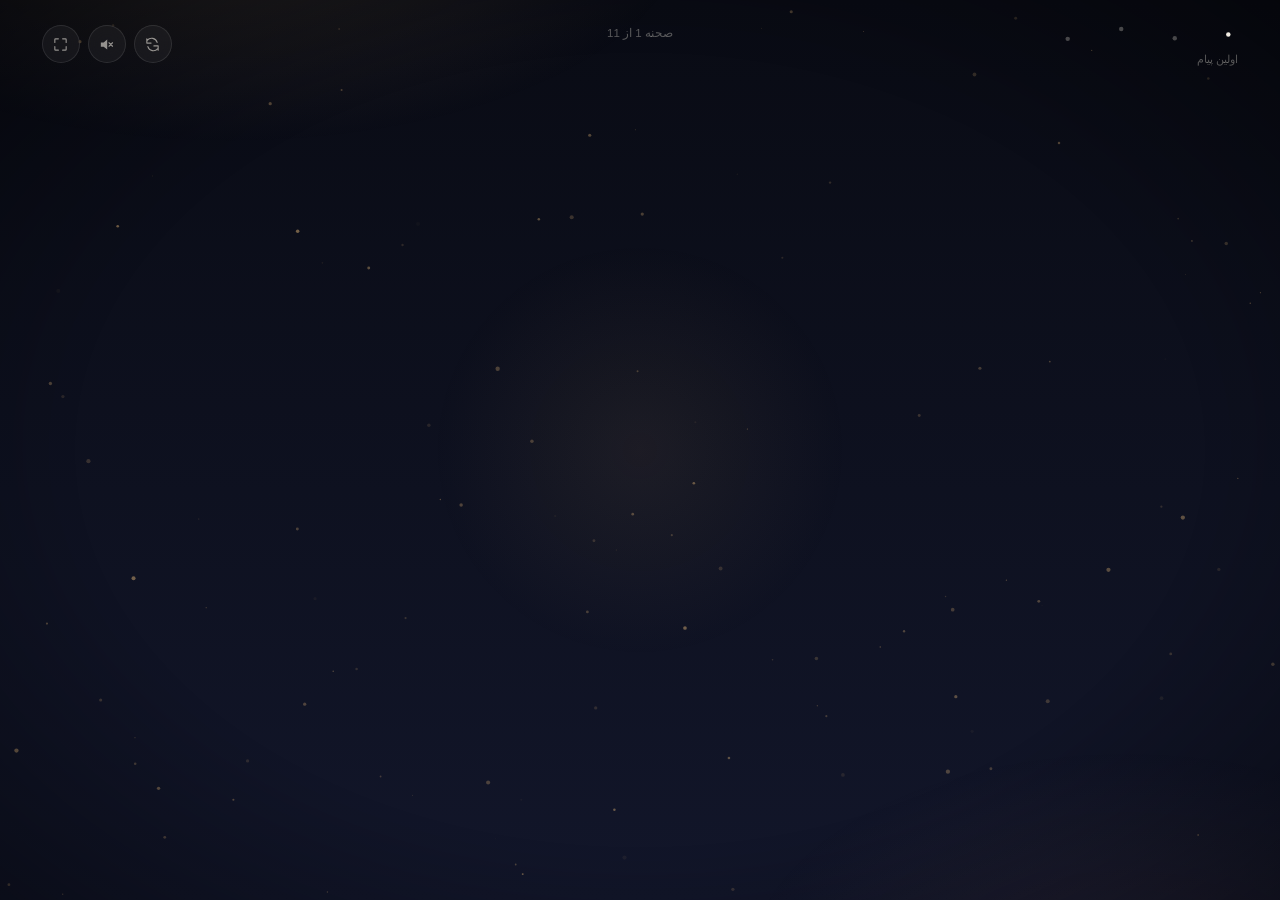
<file: html/Riddle/index.html>
<!DOCTYPE html>
<html lang="fa" dir="rtl">
<head>
  <meta charset="UTF-8" />
  <meta name="viewport" content="width=device-width, initial-scale=1.0, viewport-fit=cover" />
  <title>هر دنیاzیی به تو ختم می‌شود</title>
  <meta name="description" content="داستانی تعاملی دربارهٔ این‌که هر راهی، باز هم به همان آدم می‌رسد." />

<link rel="preconnect" href="https://fonts.googleapis.com">
<link rel="preconnect" href="https://fonts.gstatic.com" crossorigin>
<link href="https://fonts.googleapis.com/css2?family=Cinzel:wght@400..900&family=Handjet:wght,ELSH@100..900,2&family=Nanum+Gothic:wght@800&family=Open+Sans:ital,wght@1,700&display=swap" rel="stylesheet">
  <link rel="stylesheet" href="style.css" />
</head>
<body>

  <!-- background atmosphere -->
  <canvas id="particle-canvas" aria-hidden="true"></canvas>
  <div id="cursor-glow" aria-hidden="true"></div>
  <div id="vignette" aria-hidden="true"></div>
  <div id="idle-quote-layer" aria-hidden="true"></div>

  <!-- top chrome: progress + controls -->
  <header id="app-header">
    <div id="constellation-wrap">
      <svg id="constellation" viewBox="0 0 260 36" preserveAspectRatio="xMidYMid meet" aria-hidden="true"></svg>
      <span id="constellation-label"></span>
    </div>

    <p id="scene-counter" aria-live="off"></p>

    <div id="controls" role="group" aria-label="کنترل‌های تجربه">
      <button id="restart-btn" type="button" class="icon-btn" aria-label="شروع دوباره از ابتدا">
        <svg viewBox="0 0 24 24" aria-hidden="true"><path d="M4 4v6h6M20 20v-6h-6M5.5 15a8 8 0 0 0 13.9 2.9M18.5 9a8 8 0 0 0-13.9-2.9" fill="none" stroke="currentColor" stroke-width="1.6" stroke-linecap="round" stroke-linejoin="round"/></svg>
      </button>
      <button id="music-btn" type="button" class="icon-btn" aria-label="پخش موسیقیِ آرام" aria-pressed="false">
        <svg viewBox="0 0 24 24" aria-hidden="true">
          <path class="icon-speaker" d="M4 9v6h4l5 4V5L8 9H4z" fill="currentColor" stroke="none"/>
          <path class="icon-waves" d="M16.5 8.5a5 5 0 0 1 0 7M19 6a8.5 8.5 0 0 1 0 12" fill="none" stroke="currentColor" stroke-width="1.5" stroke-linecap="round"/>
          <path class="icon-mute" d="M15.5 9.5l5 5m0-5l-5 5" fill="none" stroke="currentColor" stroke-width="1.6" stroke-linecap="round"/>
        </svg>
      </button>
      <button id="fullscreen-btn" type="button" class="icon-btn" aria-label="ورود به حالتِ تمام‌صفحه">
        <svg viewBox="0 0 24 24" aria-hidden="true"><path d="M4 9V5a1 1 0 0 1 1-1h4M20 9V5a1 1 0 0 0-1-1h-4M4 15v4a1 1 0 0 0 1 1h4M20 15v4a1 1 0 0 1-1 1h-4" fill="none" stroke="currentColor" stroke-width="1.6" stroke-linecap="round" stroke-linejoin="round"/></svg>
      </button>
    </div>
  </header>

  <!-- main story stage -->
  <main id="scene" class="scene" aria-live="polite" tabindex="-1"></main>

  <p id="sr-hint" class="sr-only">
    برای انتخاب از کلیدهای عددی استفاده کن؛ اینتر یا اسپیس برای ادامه؛
    M برای موسیقی؛ F برای حالتِ تمام‌صفحه.
  </p>

  <!-- final letter -->
  <div id="letter-modal" class="letter-modal" hidden>
    <div class="letter-card" role="dialog" aria-modal="true" aria-labelledby="letter-title">
      <button id="letter-close" type="button" class="letter-close" aria-label="بستنِ نامه">&times;</button>
      <p id="letter-title" class="letter-kicker">نامه‌ای، تاشده و کوچک</p>
      <div id="letter-content" class="letter-content"></div>
    </div>
  </div>

  <script src="utils.js"></script>
  <script src="story.js"></script>
  <script src="animations.js"></script>
  <script src="ui.js"></script>
  <script src="main.js"></script>
</body>
</html>
</file>
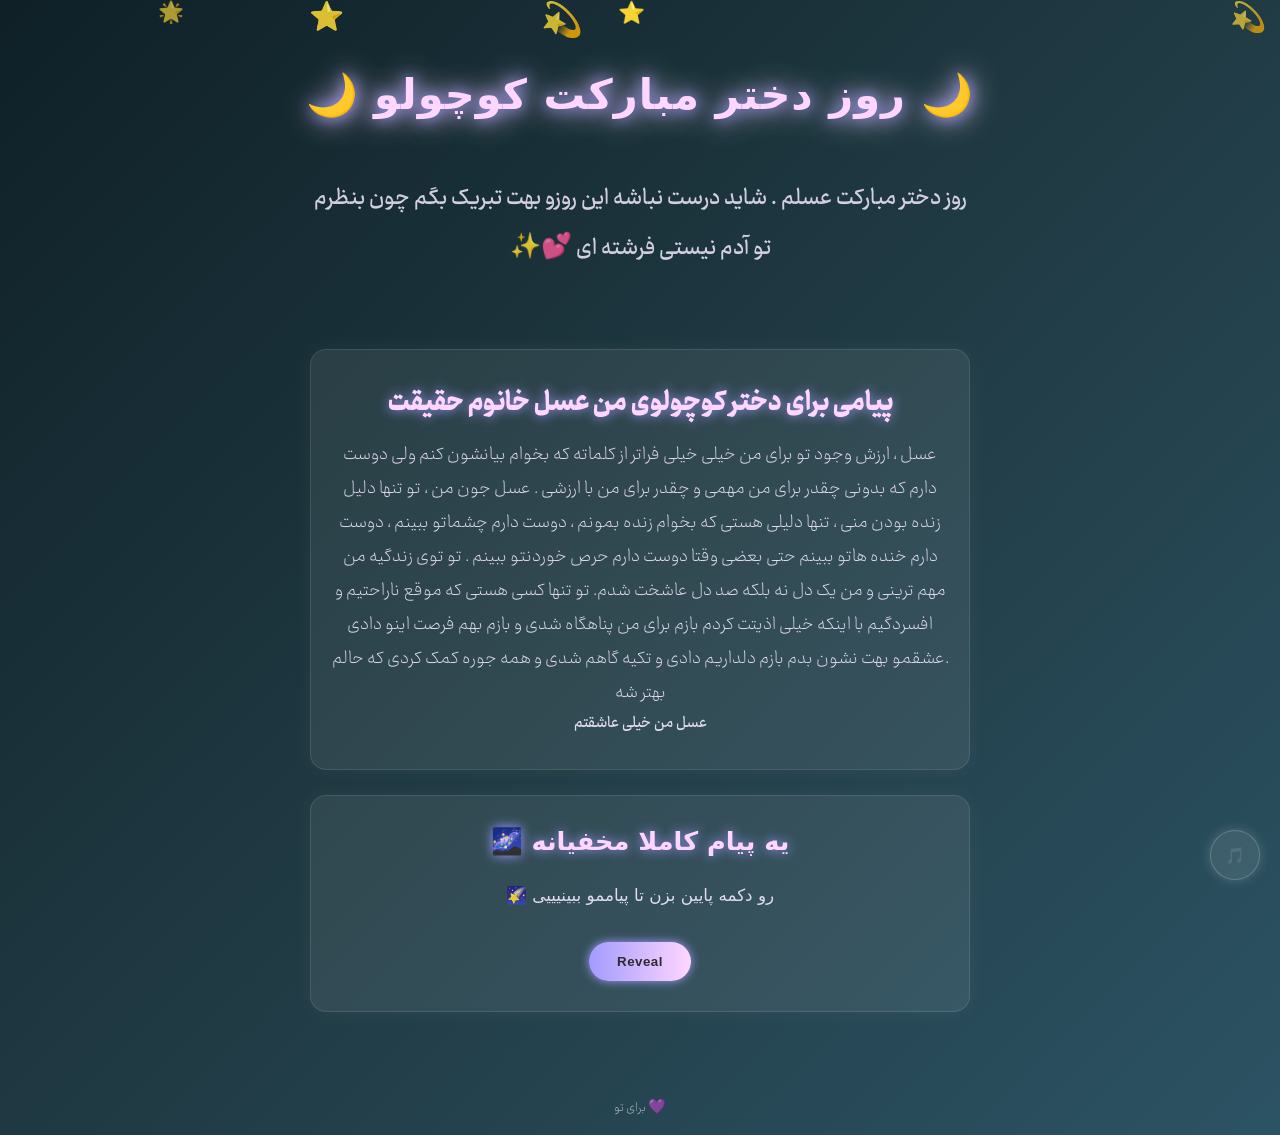
<file: html/rozdokhtar.html>
<!DOCTYPE html>
<html lang="en">
<head>
  <meta charset="utf-8">
  <meta name="viewport" content="width=device-width,initial-scale=1">
  <title>روز دختر ✨</title>
  <style>
                @font-face {
                    font-family: 'reybold';
                    src: url('/fonts/rey/Ray-Black.woff2') format('woff2');
                    font-weight: normal;
                    font-style: normal;
                }

                @font-face {
                    font-family: 'rey';
                    src: url('/fonts/rey/Ray-Bold.woff2') format('woff2');
                    font-weight: normal;
                    font-style: normal;
                }

                @font-face {
                    font-family: 'reylight';
                    src: url('/fonts/rey/Ray-Light.woff2') format('woff2');
                    font-weight: normal;
                    font-style: normal;
                }

                @font-face {
                    font-family: 'reymedium';
                    src: url('/fonts/rey/Ray-Medium.woff2') format('woff2');
                    font-weight: normal;
                    font-style: normal;
                }
    :root {
      --bg1: #0f2027;
      --bg2: #203a43;
      --bg3: #2c5364;
      --accent: #ffd6ff;
      --glow: #a29bfe;
      --text: #f3eaff;
    }
    * { box-sizing: border-box; margin: 0; padding: 0; }
    body {
      font-family: "Quicksand", system-ui, sans-serif;
      background: linear-gradient(135deg, var(--bg1), var(--bg2), var(--bg3));
      color: var(--text);
      text-align: center;
      min-height: 100vh;
      overflow-x: hidden;
      transition: background 5s ease;
    }

    header {
      padding: 70px 20px 20px;
    }
    h1 {
      font-size: 2.6rem;
      color: var(--accent);
      text-shadow: 0 0 15px var(--glow), 0 0 30px var(--accent);
      letter-spacing: 1px;
      margin-bottom: 10px;
      animation: glowPulse 3s infinite alternate;
    }
    p.subtitle {
      font-size: 1.1rem;
      opacity: 0.85;
    }

    .sky {
      position: fixed;
      inset: 0;
      pointer-events: none;
      z-index: 0;
    }
    .star, .shooting {
      position: absolute;
      user-select: none;
      opacity: 0.9;
    }
    .star {
      animation: float linear infinite;
    }
    @keyframes float {
      from { transform: translateY(110vh) scale(1); opacity: 1; }
      to { transform: translateY(-20vh) scale(0.7); opacity: 0; }
    }

    .content {
      position: relative;
      z-index: 1;
      max-width: 700px;
      margin: 40px auto;
      padding: 20px;
    }

    .card {
      background: rgba(255,255,255,0.08);
      border: 1px solid rgba(255,255,255,0.1);
      border-radius: 16px;
      padding: 30px 20px;
      margin-bottom: 25px;
      box-shadow: 0 0 20px rgba(255,255,255,0.05);
      animation: fadeInUp 1.2s ease;
    }
    @keyframes fadeInUp {
      from { opacity: 0; transform: translateY(30px); }
      to { opacity: 1; transform: translateY(0); }
    }

    .card h2 {
      color: var(--accent);
      font-size: 1.6rem;
      margin-bottom: 10px;
      text-shadow: 0 0 12px var(--glow);
    }
    .card p {
      line-height: 1.7;
      font-size: 1.05rem;
      color: var(--text);
      opacity: 0.9;
    }

    .btn {
      margin-top: 18px;
      padding: 12px 28px;
      background: linear-gradient(90deg, var(--glow), var(--accent));
      color: #2c2c2c;
      border: none;
      border-radius: 30px;
      cursor: pointer;
      font-weight: 700;
      letter-spacing: 0.5px;
      transition: all 0.3s ease;
      box-shadow: 0 0 10px var(--glow);
    }
    .btn:hover {
      transform: scale(1.06);
      box-shadow: 0 0 25px var(--accent);
    }

    footer {
      margin-top: 40px;
      font-size: 0.9rem;
      opacity: 0.7;
    }

    @keyframes glowPulse {
      0%, 100% { text-shadow: 0 0 10px var(--glow), 0 0 20px var(--accent); }
      50% { text-shadow: 0 0 20px var(--accent), 0 0 40px var(--glow); }
    }

    /* Click ripple */
    .ripple {
      position: fixed;
      border-radius: 50%;
      background: rgba(255, 255, 255, 0.4);
      pointer-events: none;
      transform: scale(0);
      animation: rippleAnim 0.8s ease-out forwards;
      z-index: 999;
    }
    @keyframes rippleAnim {
      to {
        transform: scale(10);
        opacity: 0;
      }
    }

    /* shooting star */
    .shooting {
      width: 2px;
      height: 80px;
      background: linear-gradient(to bottom, white, transparent);
      animation: shoot 1.2s ease-out forwards;
    }
    @keyframes shoot {
      from { transform: translate(0, 0) rotate(45deg); opacity: 1; }
      to { transform: translate(300px, 300px) rotate(45deg); opacity: 0; }
    }

    /* Music Button */
    #musicBtn {
      position: fixed;
      bottom: 20px;
      right: 20px;
      background: rgba(255,255,255,0.1);
      border: 1px solid rgba(255,255,255,0.2);
      border-radius: 50%;
      width: 50px;
      height: 50px;
      display: flex;
      align-items: center;
      justify-content: center;
      cursor: pointer;
      z-index: 10;
      box-shadow: 0 0 12px rgba(255,255,255,0.2);
      transition: transform 0.3s;
    }
    #musicBtn:hover {
      transform: scale(1.1);
    }
  </style>
</head>
<body>
  <div class="sky" id="sky"></div>

  <header>
    <h1 style="animation: glowPulse 1s infinite alternate;">🌙 روز دختر مبارکت کوچولو 🌙</h1>
    <p class="subtitle" style="padding-top: 50px;font-family: rey; font-size: 25px;">روز دختر مبارکت عسلم . شاید درست نباشه این روزو بهت تبریک بگم چون بنظرم</p>
    <p class="subtitle" style="padding-top: 10px;font-family: rey; font-size: 25px;">✨💕 تو آدم نیستی فرشته ای </p>
  </header>

  <div class="content">
    <div class="card">
      <h2 style="font-size: 30px;font-family: reybold;">پیامی برای دختر کوچولوی من عسل خانوم حقیقت</h2>
      <p style="font-family: reylight;font-size: 20px;">
        عسل ، ارزش وجود تو برای من خیلی خیلی فراتر از کلماته که بخوام بیانشون 
        کنم ولی دوست دارم که بدونی چقدر برای من مهمی و چقدر برای من با ارزشی . عسل جون من ، تو تنها دلیل
        زنده بودن منی ، تنها دلیلی هستی که بخوام زنده بمونم ، دوست دارم چشماتو ببینم ، دوست دارم خنده هاتو ببینم 
        حتی بعضی وقتا دوست دارم حرص خوردنتو ببینم . تو توی زندگیه من مهم ترینی و من یک دل نه بلکه صد دل عاشخت شدم. تو تنها کسی
        هستی که موقع ناراحتیم و افسردگیم با اینکه خیلی اذیتت کردم بازم برای من پناهگاه شدی و بازم بهم فرصت اینو دادی
        .عشقمو بهت نشون بدم بازم دلداریم دادی و تکیه گاهم شدی و همه جوره کمک کردی که حالم بهتر شه
      </p>
      <p style="font-family: rey;">عسل من خیلی عاشقتم</p>
    </div>

    <div class="card">
      <h2>🌌 یه پیام کاملا مخفیانه</h2>
      <p id="msg" style="padding-top: 15px; padding-bottom: 15px;">🌠 رو دکمه پایین بزن تا پیاممو ببینیییی </p>
      <button class="btn" id="revealBtn">Reveal</button>
    </div>
  </div>

  <footer style="font-family: reylight;padding-bottom: 15px;">برای تو 💜</footer>
  <div id="musicBtn">🎵</div>

  <audio id="bgMusic" loop>
    <source src="/music/Novan - Mosaken (128).mp3" type="audio/mpeg">
  </audio>

  <script>
    // floating stars
    function createStar(){
      const symbols = ['⭐','🌙','💫','✨','🌟'];
      const el = document.createElement('div');
      el.className = 'star';
      el.textContent = symbols[Math.floor(Math.random()*symbols.length)];
      el.style.left = Math.random()*100 + 'vw';
      el.style.fontSize = (14 + Math.random()*20) + 'px';
      el.style.animationDuration = (5 + Math.random()*6) + 's';
      el.style.opacity = 0.6 + Math.random()*0.4;
      document.getElementById('sky').appendChild(el);
      setTimeout(()=>el.remove(), 10000);
    }
    setInterval(createStar, 300);

    // Shooting stars
    function shootingStar(){
      const s = document.createElement('div');
      s.className = 'shooting';
      s.style.top = Math.random()*50 + 'vh';
      s.style.left = Math.random()*80 + 'vw';
      document.body.appendChild(s);
      setTimeout(()=>s.remove(), 1200);
    }
    setInterval(shootingStar, 7000);

    // Click ripple
    document.addEventListener('click', e=>{
      const ripple = document.createElement('div');
      ripple.className = 'ripple';
      ripple.style.left = `${e.clientX}px`;
      ripple.style.top = `${e.clientY}px`;
      document.body.appendChild(ripple);
      setTimeout(()=>ripple.remove(), 800);
    });

    // Reveal message
    const btn = document.getElementById('revealBtn');
    const msg = document.getElementById('msg');
    btn.addEventListener('click', () => {
      msg.innerHTML = "🌙💖 من جونمو برات میدم عسلم 💕 روزت مبارک ";
      btn.style.display = 'none';
      msg.animate([
        { opacity: 0, transform: 'scale(0.9)' },
        { opacity: 1, transform: 'scale(1)' }
      ], { duration: 900, easing: 'ease-out' });
    });

    // Music toggle
    const musicBtn = document.getElementById('musicBtn');
    const music = document.getElementById('bgMusic');
    let playing = false;
    musicBtn.addEventListener('click', ()=>{
      if(!playing){
        music.play();
        musicBtn.textContent = "⏸️";
      } else {
        music.pause();
        musicBtn.textContent = "🎵";
      }
      playing = !playing;
    });
  </script>
</body>
</html>
</file>
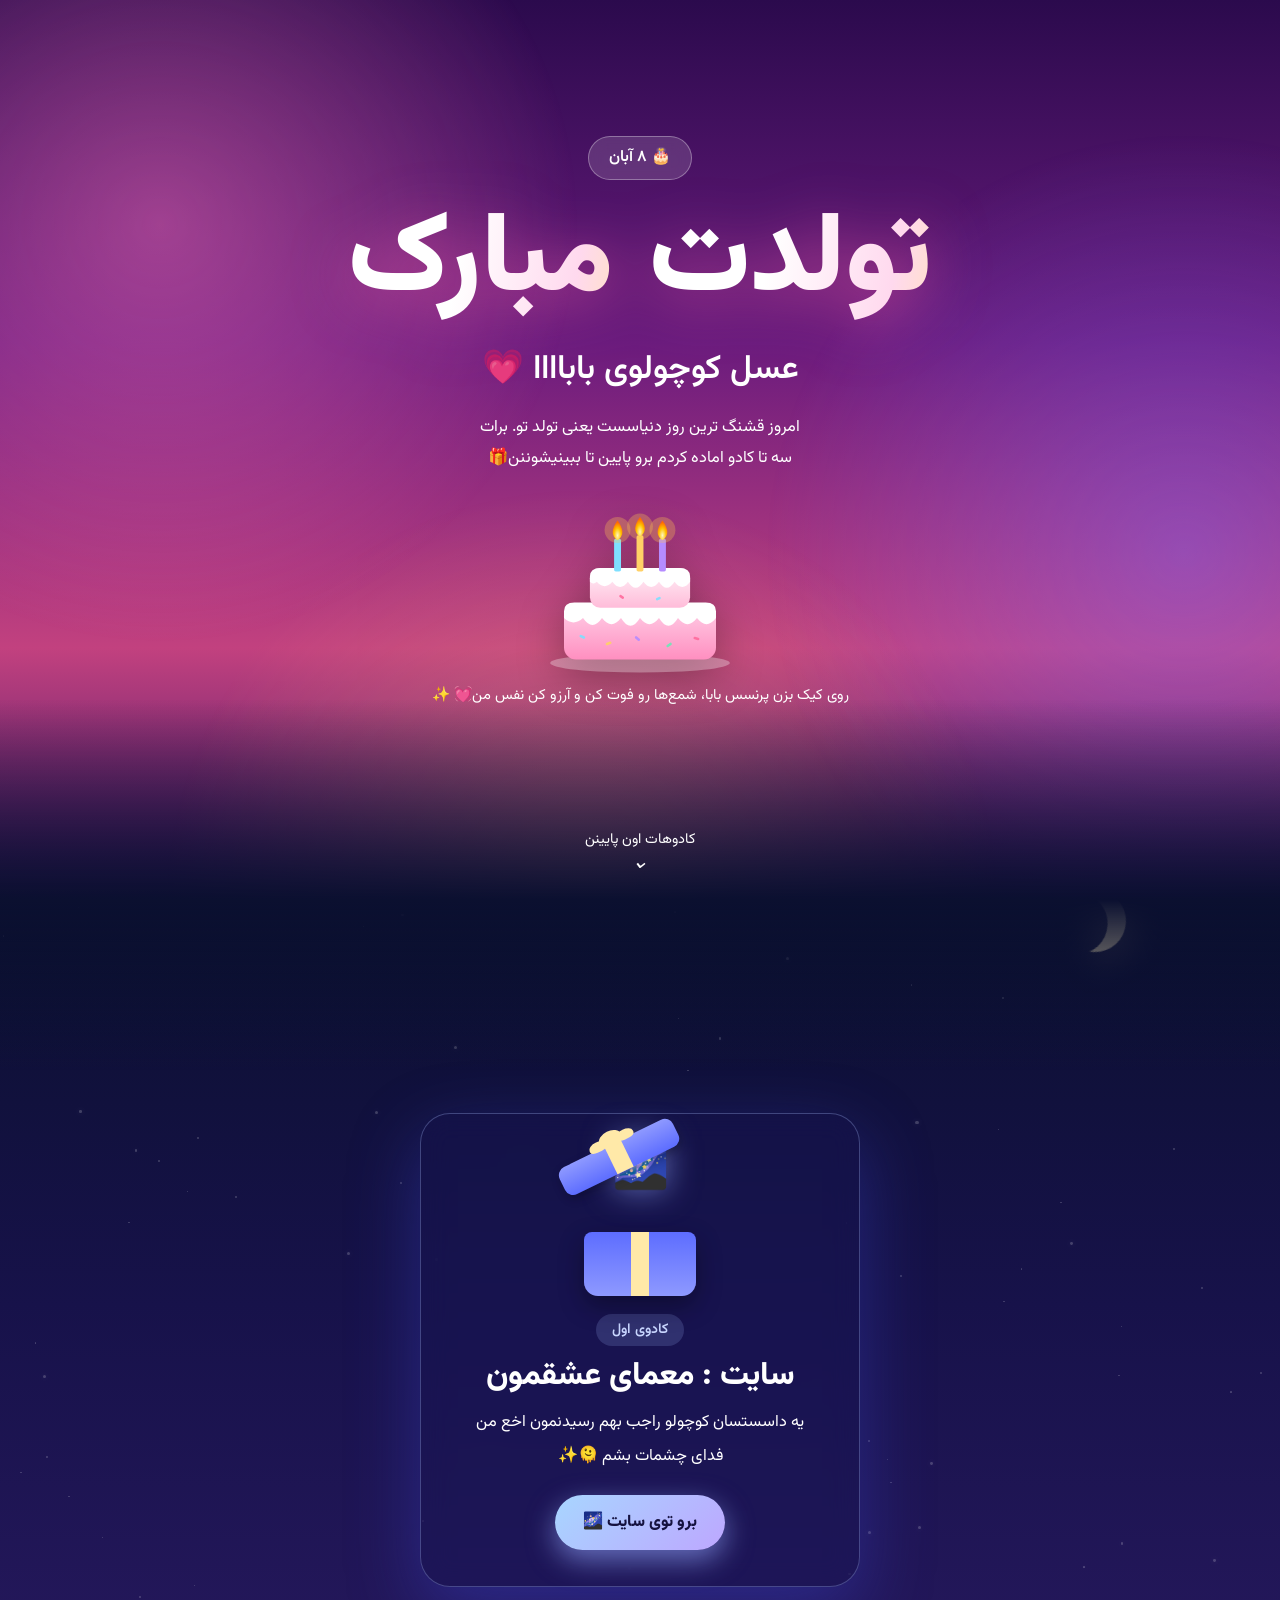
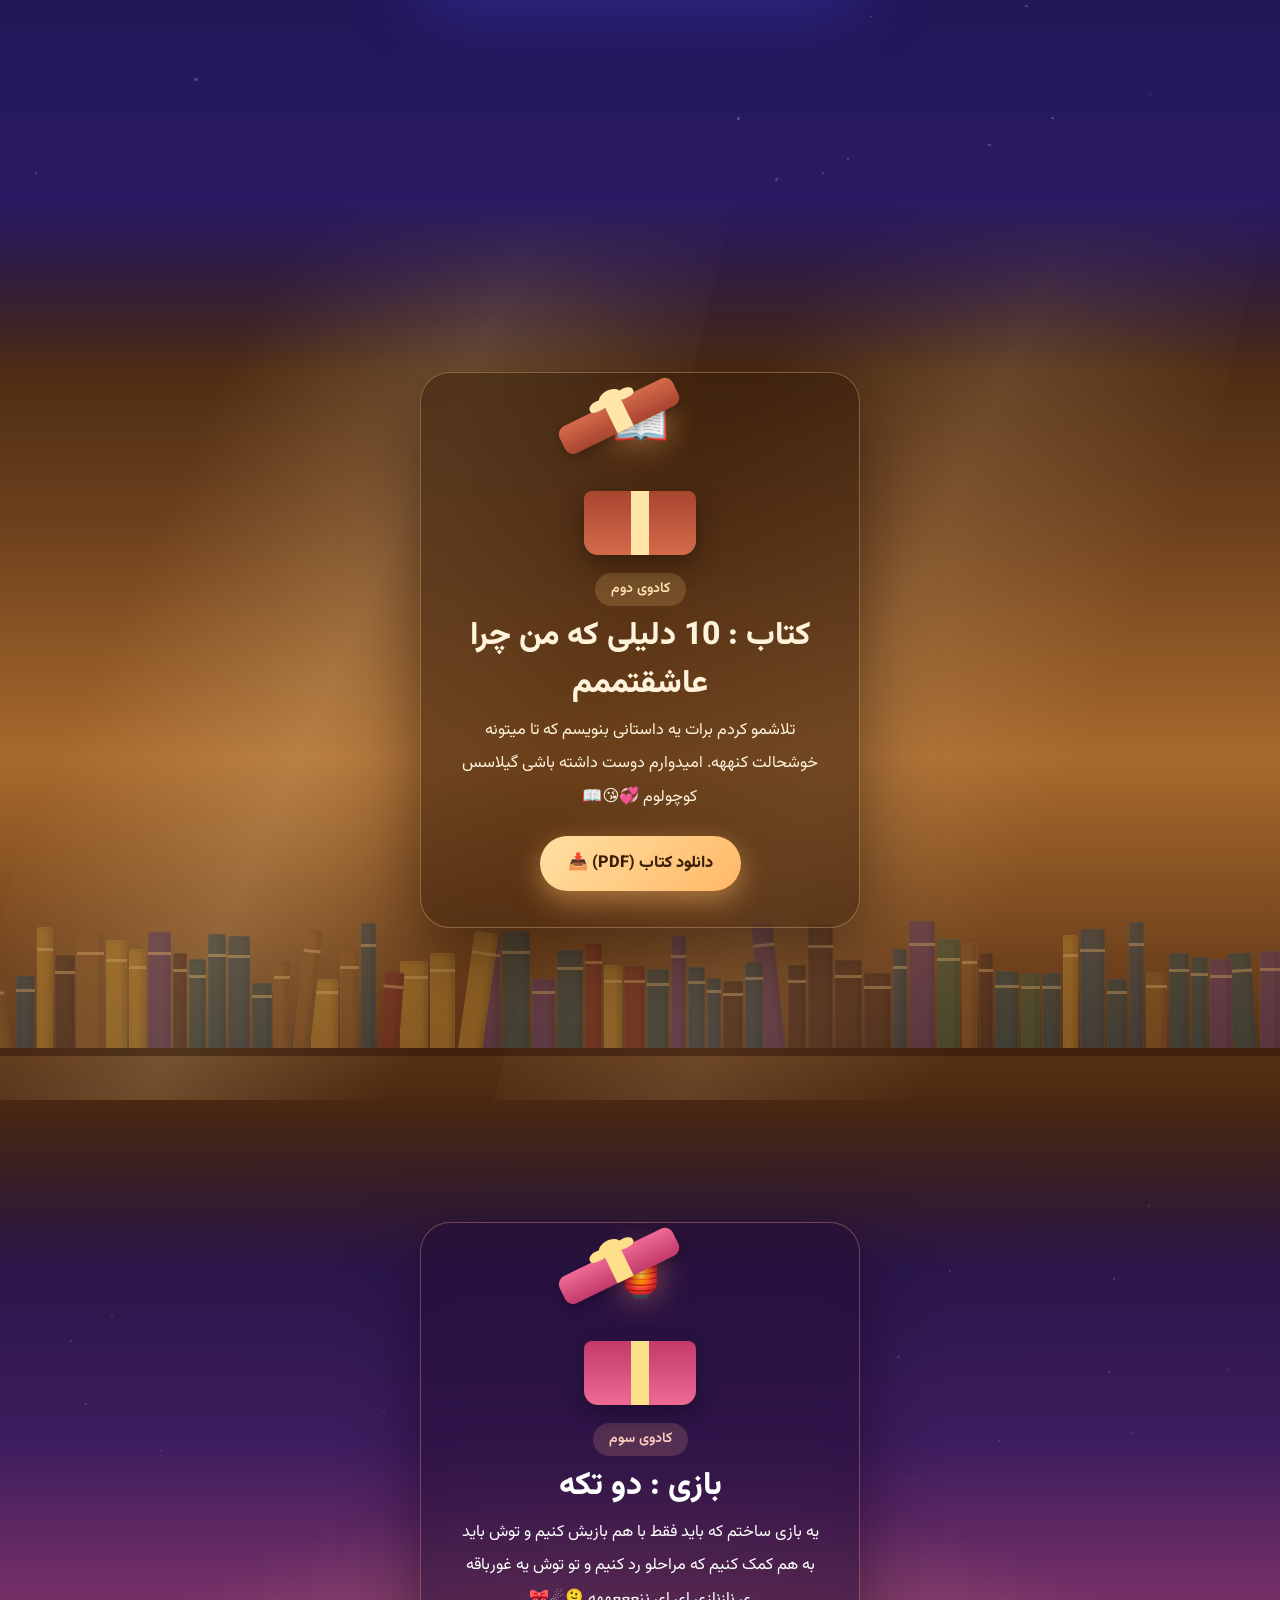
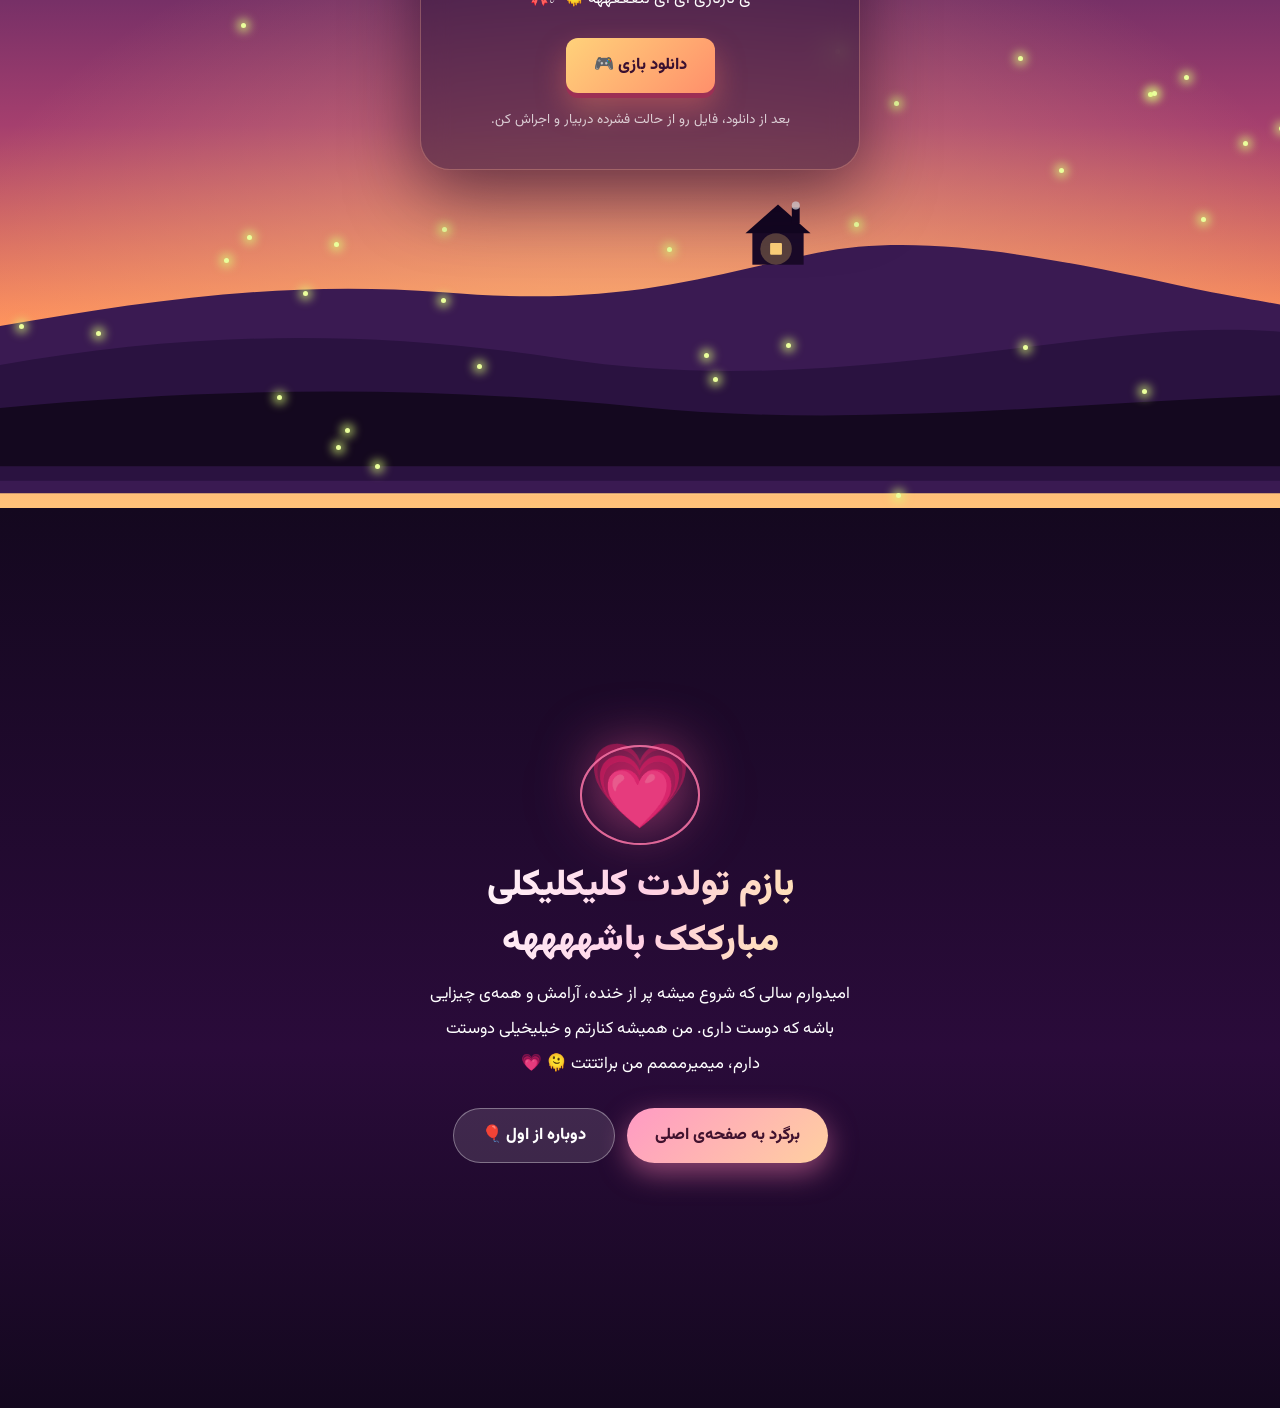
<file: html/Birthday/birthdayGifts.html>
<!doctype html>
<html lang="fa" dir="rtl">
<head>
<meta charset="utf-8">
<meta name="viewport" content="width=device-width, initial-scale=1, viewport-fit=cover">
<meta name="robots" content="noindex,nofollow">
<meta name="theme-color" content="#2b0a4d">
<title>تولدت مبارک 🎂</title>
<link rel="icon" href="data:image/svg+xml,<svg xmlns=%22http://www.w3.org/2000/svg%22 viewBox=%220 0 100 100%22><text y=%22.9em%22 font-size=%2290%22>🎂</text></svg>">
<link rel="preconnect" href="https://fonts.googleapis.com">
<link rel="preconnect" href="https://fonts.gstatic.com" crossorigin>
<link href="https://fonts.googleapis.com/css2?family=Vazirmatn:wght@400;600;800;900&display=swap" rel="stylesheet">
<noscript><style>.reveal,.up,.w{opacity:1!important;transform:none!important;animation:none!important}.gbox .prize{opacity:1!important;transform:translateX(-50%) translateY(-58px)!important}</style></noscript>

<style>
:root{
  --font:"Vazirmatn","Vazir",Tahoma,"Segoe UI",system-ui,sans-serif;
}
*{box-sizing:border-box;margin:0;padding:0;-webkit-tap-highlight-color:transparent}
html{scroll-behavior:smooth}
body{font-family:var(--font);background:#14081f;color:#fff;line-height:1.9;overflow-x:hidden;-webkit-font-smoothing:antialiased}
a{color:inherit;text-decoration:none}
button{font-family:inherit}

/* ───────── ابزارهای مشترک ───────── */
#confetti{position:fixed;inset:0;width:100%;height:100%;pointer-events:none;z-index:60}
.progress{position:fixed;top:0;inset-inline-start:0;height:3px;width:calc(var(--p,0)*100%);z-index:70;background:linear-gradient(90deg,#ff7eb6,#ffd166,#8ec5ff);box-shadow:0 0 12px rgba(255,150,200,.8)}
.layer{position:absolute;inset:-80px 0;pointer-events:none;z-index:0}

.reveal{opacity:0;transform:translateY(34px);transition:opacity .9s ease,transform .9s cubic-bezier(.2,.8,.2,1);transition-delay:var(--d,0s)}
.reveal.in{opacity:1;transform:none}

.up{opacity:0;transform:translateY(22px);animation:up .9s ease forwards;animation-delay:var(--d,0s)}
@keyframes up{to{opacity:1;transform:none}}

/* ───────── بخش اول: تبریک ───────── */
.hero{position:relative;min-height:100vh;min-height:100svh;display:flex;flex-direction:column;align-items:center;justify-content:center;text-align:center;padding:56px 20px 110px;overflow:hidden;--par:0}
.hero .bg{position:absolute;inset:0;background:linear-gradient(180deg,#2b0a4d 0%,#6a1b7d 38%,#c2417f 72%,#3b1466 100%)}
.hero::after{content:"";position:absolute;inset:auto 0 0 0;height:200px;background:linear-gradient(transparent,#0b1030);z-index:2;pointer-events:none}
.blob{position:absolute;border-radius:50%;width:75vmax;height:75vmax;opacity:.75;animation:drift 16s ease-in-out infinite alternate;will-change:transform}
.b1{left:-25vmax;top:-20vmax;background:radial-gradient(circle,rgba(255,120,190,.6),transparent 62%)}
.b2{right:-30vmax;top:8vh;background:radial-gradient(circle,rgba(130,110,255,.55),transparent 62%);animation-duration:20s}
.b3{left:8vmax;bottom:-38vmax;background:radial-gradient(circle,rgba(255,200,120,.45),transparent 62%);animation-duration:18s}
@keyframes drift{to{transform:translate3d(8vmax,6vmax,0) scale(1.15)}}

.balloons{position:absolute;inset:0;pointer-events:none;z-index:1}
.balloon{position:absolute;bottom:-170px;left:var(--x);width:calc(54px*var(--s));height:calc(66px*var(--s));border-radius:50% 50% 48% 48%/55% 55% 45% 45%;
  background:radial-gradient(circle at 32% 28%,rgba(255,255,255,.75),rgba(255,255,255,0) 28%),var(--c);
  box-shadow:inset -6px -8px 14px rgba(0,0,0,.18);opacity:.92;animation:rise var(--dur) linear var(--delay) infinite;will-change:transform}
.balloon::before{content:"";position:absolute;left:50%;bottom:-5px;width:9px;height:9px;transform:translateX(-50%) rotate(45deg);background:var(--c);filter:brightness(.82);border-radius:2px}
.balloon::after{content:"";position:absolute;left:50%;top:100%;margin-top:3px;width:1.5px;height:calc(62px*var(--s));background:linear-gradient(rgba(255,255,255,.6),transparent)}
@keyframes rise{
  0%{transform:translate3d(0,0,0) rotate(-3deg)}
  25%{transform:translate3d(18px,-35vh,0) rotate(3deg)}
  50%{transform:translate3d(-14px,-70vh,0) rotate(-3deg)}
  75%{transform:translate3d(16px,-105vh,0) rotate(3deg)}
  100%{transform:translate3d(-8px,-145vh,0) rotate(-2deg)}
}
.sparks{position:absolute;inset:0;pointer-events:none;z-index:1}
.spark{position:absolute;color:#fff;opacity:0;animation:twinkle 3s ease-in-out infinite;text-shadow:0 0 10px rgba(255,255,255,.9)}

.hero .inner{position:relative;z-index:3;display:flex;flex-direction:column;align-items:center;gap:4px}
.pill{display:inline-block;padding:6px 20px;border-radius:999px;background:rgba(255,255,255,.14);border:1px solid rgba(255,255,255,.32);backdrop-filter:blur(8px);-webkit-backdrop-filter:blur(8px);font-weight:600;margin-bottom:8px}
.title{font-size:clamp(3.3rem,17vw,7rem);font-weight:900;line-height:1.25;display:flex;flex-wrap:wrap;justify-content:center;gap:0 .32em;filter:drop-shadow(0 8px 28px rgba(255,100,170,.55))}
.w{display:inline-block;opacity:0;transform:translateY(-70px) scale(.6) rotate(-6deg);
  background:linear-gradient(100deg,#fff 20%,#ffd9ee 40%,#ffe7a3 55%,#fff 75%);background-size:220% 100%;
  -webkit-background-clip:text;background-clip:text;color:transparent;-webkit-text-fill-color:transparent;
  animation:drop .95s cubic-bezier(.34,1.56,.64,1) forwards,shine 5s linear infinite;
  animation-delay:calc(.5s + var(--i)*.32s),2s}
@keyframes drop{to{opacity:1;transform:none}}
@keyframes shine{to{background-position:-220% 0}}
.name{font-size:clamp(1.4rem,6vw,2.1rem);font-weight:600;margin-top:2px}
.hb{display:inline-block;animation:pulse 1.4s ease-in-out infinite}
@keyframes pulse{0%,100%{transform:scale(1)}50%{transform:scale(1.25)}}
.lead{max-width:21em;font-size:1.02rem;opacity:.95;margin-top:6px}

.cake{margin-top:14px;background:none;border:0;cursor:pointer;display:block;animation:cakefloat 4s ease-in-out infinite;filter:drop-shadow(0 12px 22px rgba(0,0,0,.35));-webkit-appearance:none}
.cake svg{display:block;width:min(52vw,190px);height:auto;overflow:visible}
.cake:active{transform:scale(.97)}
@keyframes cakefloat{0%,100%{transform:translateY(0)}50%{transform:translateY(-7px)}}
.fl{transform-box:fill-box;transform-origin:50% 100%;animation:flicker .38s ease-in-out infinite alternate}
.flame{transform-box:fill-box;transform-origin:50% 100%;transition:opacity .35s,transform .35s}
.cake.out .flame{opacity:0;transform:scale(.25)}
@keyframes flicker{from{transform:scale(1,1) rotate(-3deg)}to{transform:scale(.9,1.1) rotate(3deg)}}
.smk{fill:rgba(255,255,255,.8);opacity:0;transform-box:fill-box;transform-origin:center}
.cake.out .smk{animation:smoke 1.8s ease-out forwards}
@keyframes smoke{0%{opacity:.75;transform:translateY(0) scale(.6)}100%{opacity:0;transform:translateY(-46px) scale(2.6)}}
.wish{font-size:.92rem;opacity:.92;margin-top:4px;min-height:1.9em;transition:opacity .3s}

.cue{position:absolute;left:0;right:0;bottom:26px;text-align:center;z-index:4}
.cue span{display:inline-flex;flex-direction:column;align-items:center;font-size:.9rem;opacity:0;animation:up .9s ease forwards 3.4s}
.arr{font-size:1.3rem;line-height:1;animation:bob 1.6s ease-in-out infinite}
@keyframes bob{0%,100%{transform:translateY(0)}50%{transform:translateY(7px)}}

/* ───────── کارت و جعبه‌ی کادو ───────── */
.gift,.finale{position:relative;min-height:100vh;min-height:100svh;display:flex;align-items:center;justify-content:center;padding:110px 16px;overflow:hidden;--par:0}
.gift::before{content:"";position:absolute;inset:0 0 auto 0;height:170px;background:linear-gradient(var(--prev),transparent);z-index:2;pointer-events:none}
.card{position:relative;z-index:5;width:min(92vw,440px);padding:34px 24px 30px;border-radius:30px;text-align:center;
  background:var(--card);border:1px solid var(--bd);box-shadow:var(--shadow);backdrop-filter:blur(14px);-webkit-backdrop-filter:blur(14px)}
.card h2{font-size:clamp(1.5rem,6.2vw,2rem);font-weight:800;line-height:1.5;margin:6px 0 6px}
.card p{font-size:1.02rem;line-height:2.05;opacity:.93}
.tag{display:inline-block;padding:3px 16px;border-radius:999px;background:var(--tag-bg);color:var(--tag-c);font-weight:600;font-size:.88rem}
.actions{display:flex;flex-wrap:wrap;gap:12px;justify-content:center;margin-top:22px}
.card .note{margin-top:14px;font-size:.84rem;line-height:1.9;opacity:.75}

.gbox{position:relative;width:112px;height:104px;margin:36px auto 18px}
.gbox .body{position:absolute;bottom:0;left:0;right:0;height:64px;border-radius:8px 8px 14px 14px;background:linear-gradient(var(--box1),var(--box2));box-shadow:0 10px 24px rgba(0,0,0,.35)}
.gbox .body::before{content:"";position:absolute;left:50%;top:0;bottom:0;width:18px;transform:translateX(-50%);background:var(--rib)}
.gbox .lid{position:absolute;bottom:58px;left:-7px;right:-7px;height:30px;border-radius:9px;background:linear-gradient(var(--box2),var(--box1));z-index:3;transform-origin:left bottom;transition:transform .9s cubic-bezier(.34,1.56,.64,1);box-shadow:0 4px 10px rgba(0,0,0,.25)}
.gbox .lid::before{content:"";position:absolute;left:50%;top:0;bottom:0;width:18px;transform:translateX(-50%);background:var(--rib)}
.gbox .lid::after{content:"";position:absolute;left:50%;top:-13px;width:24px;height:16px;transform:translateX(-50%);border-radius:50% 50% 40% 40%;background:var(--rib);box-shadow:-15px 2px 0 -3px var(--rib),15px 2px 0 -3px var(--rib)}
.gbox .prize{position:absolute;left:50%;bottom:44px;font-size:46px;line-height:1;transform:translateX(-50%) scale(.3);opacity:0;z-index:2;transition:transform .9s cubic-bezier(.34,1.56,.64,1) .25s,opacity .5s .25s;filter:drop-shadow(0 0 16px var(--glow))}
.gbox.open .lid{transform:translate(-8px,-40px) rotate(-26deg)}
.gbox.open .prize{opacity:1;transform:translateX(-50%) translateY(-60px) scale(1);animation:prizebob 3s ease-in-out 1.2s infinite}
@keyframes prizebob{0%,100%{transform:translateX(-50%) translateY(-60px) scale(1)}50%{transform:translateX(-50%) translateY(-70px) scale(1.06)}}

.btn{position:relative;overflow:hidden;display:inline-flex;align-items:center;justify-content:center;gap:8px;min-height:50px;padding:12px 28px;border-radius:999px;border:0;cursor:pointer;font-weight:800;font-size:1.02rem;color:var(--btn-c);background:var(--btn);box-shadow:0 10px 28px var(--glow);transition:transform .2s ease,box-shadow .2s ease}
.btn:hover{transform:translateY(-2px) scale(1.03)}
.btn:active{transform:scale(.97)}
.btn::after{content:"";position:absolute;inset:0;background:linear-gradient(110deg,transparent 30%,rgba(255,255,255,.55) 50%,transparent 70%);transform:translateX(-120%);animation:shimmer 3.4s ease-in-out infinite}
@keyframes shimmer{60%,100%{transform:translateX(120%)}}
.btn.ghost{background:rgba(255,255,255,.12);color:inherit;border:1px solid rgba(255,255,255,.35);box-shadow:none}
.btn.ghost::after{display:none}

/* ───────── کادوی ۱: وب‌سایت · آسمون شب ───────── */
.gift-site{--prev:#0b1030;
  --card:rgba(24,22,88,.38);--bd:rgba(170,190,255,.3);--shadow:0 24px 70px rgba(60,70,210,.4);
  --btn:linear-gradient(135deg,#a8d6ff,#bda7ff);--btn-c:#15123f;--glow:rgba(150,170,255,.6);
  --tag-bg:rgba(160,180,255,.18);--tag-c:#c9d6ff;--box1:#5d6dff;--box2:#8e99ff;--rib:#ffe9a8;
  background:linear-gradient(180deg,#0b1030 0%,#17124a 45%,#2a1a63 100%)}
.sky{transform:translate3d(0,calc(var(--par)*-40px),0)}
.star{position:absolute;width:var(--s);height:var(--s);border-radius:50%;background:#fff;opacity:.2;animation:twinkle var(--t) ease-in-out infinite;box-shadow:0 0 6px rgba(255,255,255,.8)}
@keyframes twinkle{0%,100%{opacity:.12;transform:scale(.7)}50%{opacity:1;transform:scale(1.3)}}
.shoot{position:absolute;width:130px;height:2px;border-radius:2px;background:linear-gradient(90deg,#fff,rgba(255,255,255,0));opacity:0;transform:rotate(-33deg);animation:shoot var(--dur) linear infinite;animation-delay:var(--dl)}
@keyframes shoot{
  0%{opacity:0;transform:translate3d(0,0,0) rotate(-33deg)}
  3%{opacity:1}
  14%{opacity:0;transform:translate3d(-60vw,38vh,0) rotate(-33deg)}
  100%{opacity:0;transform:translate3d(-60vw,38vh,0) rotate(-33deg)}
}
.moon{position:absolute;top:110px;right:12%;width:62px;height:62px;border-radius:50%;box-shadow:inset -18px -4px 0 0 #fff0b8;transform:rotate(-20deg);filter:drop-shadow(0 0 18px rgba(255,235,170,.55));animation:bob 7s ease-in-out infinite}

/* ───────── کادوی ۲: کتاب · کتابخونه‌ی گرم ───────── */
.gift-book{--prev:#2a1a63;
  --card:rgba(48,24,8,.5);--bd:rgba(255,210,140,.32);--shadow:0 24px 70px rgba(20,8,0,.5);
  --btn:linear-gradient(135deg,#ffe0a3,#ffb866);--btn-c:#3b1f08;--glow:rgba(255,184,102,.5);
  --tag-bg:rgba(255,210,140,.18);--tag-c:#ffe2b0;--box1:#a8452f;--box2:#d46a4b;--rib:#ffe6a8;
  background:linear-gradient(180deg,#2b170a 0%,#6b3f1c 35%,#a8692d 62%,#4a2810 100%);color:#fff3dc}
.beam{position:absolute;top:-10%;bottom:-10%;width:42%;background:linear-gradient(100deg,transparent 20%,rgba(255,220,160,.2) 50%,transparent 80%);transform:rotate(14deg);animation:beam 9s ease-in-out infinite alternate}
.beam.b-a{left:6%}.beam.b-b{left:48%;animation-delay:-4s;opacity:.7}
@keyframes beam{from{opacity:.35;transform:rotate(14deg) translateX(-14px)}to{opacity:1;transform:rotate(14deg) translateX(18px)}}
.mote{position:absolute;bottom:-12px;width:var(--s);height:var(--s);border-radius:50%;background:#ffd98a;box-shadow:0 0 10px 2px rgba(255,200,110,.7);opacity:0;animation:mote var(--dur) linear infinite}
@keyframes mote{0%{transform:translate3d(0,0,0);opacity:0}10%{opacity:.9}90%{opacity:.6}100%{transform:translate3d(var(--dx),-95vh,0);opacity:0}}
.pagefx{position:absolute;top:-50px;width:var(--sz);height:calc(var(--sz)*1.3);border-radius:2px;background:linear-gradient(135deg,#fff7e0,#efd9a8);box-shadow:0 0 0 1px rgba(120,80,30,.25);opacity:.85;animation:pagefall var(--dur) linear infinite}
@keyframes pagefall{
  0%{transform:translate3d(0,0,0) rotateZ(0) rotateX(0)}
  50%{transform:translate3d(var(--dx),60vh,0) rotateZ(180deg) rotateX(270deg)}
  100%{transform:translate3d(calc(var(--dx)*-1),125vh,0) rotateZ(360deg) rotateX(540deg)}
}
.shelf{position:absolute;left:0;right:0;bottom:80px;display:flex;align-items:flex-end;justify-content:center;gap:2px;opacity:.5;overflow:hidden;transform:translate3d(0,calc(var(--par)*18px),0)}
.shelf::after{content:"";position:absolute;left:0;right:0;bottom:0;height:8px;background:#2a1508}
.spine{position:relative;flex:none;border-radius:3px 3px 0 0;box-shadow:inset 0 0 0 1px rgba(255,255,255,.08),inset -3px 0 6px rgba(0,0,0,.28);transform-origin:bottom}
.spine::after{content:"";position:absolute;left:0;right:0;top:16%;height:3px;background:rgba(255,215,140,.55)}

/* ───────── کادوی ۳: بازی · غروب و فانوس ───────── */
.gift-game{--prev:#4a2810;min-height:112vh;min-height:112svh;padding-bottom:calc(34vh + 20px);
  --card:rgba(34,12,52,.5);--bd:rgba(255,180,150,.32);--shadow:0 24px 70px rgba(20,0,30,.55);
  --btn:linear-gradient(135deg,#ffd27a,#ff8f6b);--btn-c:#3a1030;--glow:rgba(255,140,100,.55);
  --tag-bg:rgba(255,170,130,.18);--tag-c:#ffd2bf;--box1:#c23a6b;--box2:#ee6a94;--rib:#ffe08a;
  background:linear-gradient(180deg,#1b1038 0%,#3d1d5e 34%,#a53f6e 62%,#ff8f5a 82%,#ffc27a 100%)}
.gift-game .btn{border-radius:12px;box-shadow:0 5px 0 #9c2f55,0 14px 30px rgba(255,120,100,.4)}
.gift-game .btn:active{transform:translateY(4px);box-shadow:0 1px 0 #9c2f55,0 6px 14px rgba(255,120,100,.4)}
.glow{position:absolute;left:-20%;right:-20%;bottom:8%;height:60%;background:radial-gradient(ellipse at 50% 100%,rgba(255,205,130,.6),transparent 62%)}
.gstars .star{opacity:.15}
.lantern{position:absolute;bottom:-80px;left:inherit;width:calc(26px*var(--s));height:calc(34px*var(--s));border-radius:40% 40% 46% 46%/30% 30% 70% 70%;background:linear-gradient(#ffd884,#ff9a3c);box-shadow:0 0 22px 8px rgba(255,170,70,.55),inset 0 -6px 10px rgba(255,255,255,.35);opacity:0;animation:lift var(--dur) linear infinite}
.lantern::before{content:"";position:absolute;left:50%;top:-5px;width:60%;height:5px;transform:translateX(-50%);background:#7a3b1a;border-radius:2px}
@keyframes lift{0%{transform:translate3d(0,0,0);opacity:0}8%{opacity:.95}85%{opacity:.9}100%{transform:translate3d(var(--dx),-118vh,0);opacity:0}}
.fly{position:absolute;width:5px;height:5px;border-radius:50%;background:#eaff9c;box-shadow:0 0 10px 4px rgba(220,255,120,.7);animation:wander var(--w) ease-in-out infinite,blink var(--bl) ease-in-out infinite}
@keyframes wander{0%,100%{transform:translate(0,0)}25%{transform:translate(var(--a),var(--b))}50%{transform:translate(var(--c),var(--a))}75%{transform:translate(var(--b),var(--d))}}
@keyframes blink{0%,100%{opacity:.1}50%{opacity:1}}
.hills{position:absolute;left:0;right:0;bottom:0;width:100%;height:46vh;min-height:270px;display:block;z-index:3;pointer-events:none}
.hills .ly{transition:none}
.hills .l1{transform:translateY(calc(var(--par)*14px))}
.hills .l2{transform:translateY(calc(var(--par)*26px))}
.hills .l3{transform:translateY(calc(var(--par)*40px))}
.win{animation:winglow 2.6s ease-in-out infinite alternate}
@keyframes winglow{from{opacity:.75}to{opacity:1}}
.sm{fill:rgba(255,255,255,.35);transform-box:fill-box;transform-origin:center;animation:chim 4s ease-out infinite}
@keyframes chim{0%{opacity:.6;transform:translate(0,0) scale(.6)}100%{opacity:0;transform:translate(-14px,-34px) scale(2.2)}}

/* ───────── پایان ───────── */
.finale{background:linear-gradient(180deg,#14081f 0%,#2a0b3a 60%,#14081f 100%);text-align:center}
.hf{position:absolute;bottom:-50px;left:var(--x);font-size:var(--fs);opacity:0;animation:hfloat var(--dur) linear infinite}
@keyframes hfloat{0%{transform:translate3d(0,0,0);opacity:0}10%{opacity:.85}100%{transform:translate3d(var(--dx),-108vh,0) rotate(20deg);opacity:0}}
.finale .inner{position:relative;z-index:5;max-width:420px}
.bigheart{position:relative;display:inline-block;font-size:5.2rem;line-height:1;cursor:pointer;animation:pulse 1.6s ease-in-out infinite;background:none;border:0;margin-bottom:22px;filter:drop-shadow(0 0 28px rgba(255,100,160,.7))}
.bigheart::before,.bigheart::after{content:"";position:absolute;inset:-8px;border-radius:50%;border:2px solid rgba(255,120,170,.6);animation:ring 2.6s ease-out infinite;pointer-events:none}
.bigheart::after{animation-delay:1.3s}
@keyframes ring{0%{transform:scale(.7);opacity:.9}100%{transform:scale(2.1);opacity:0}}
.finale h2{font-size:clamp(1.7rem,7vw,2.3rem);font-weight:900;line-height:1.5;margin-bottom:8px;background:linear-gradient(100deg,#fff,#ffd0e6,#ffe7a3);-webkit-background-clip:text;background-clip:text;color:transparent;-webkit-text-fill-color:transparent}
.finale p{font-size:1.04rem;line-height:2.1;opacity:.92}
.finale .actions{margin-top:26px}
.finale .btn{--btn:linear-gradient(135deg,#ff9ac4,#ffd0a0);--btn-c:#40122e;--glow:rgba(255,130,180,.5)}

@media (min-width:760px){
  .card{padding:42px 38px 36px}
}
@media (prefers-reduced-motion:reduce){
  html{scroll-behavior:auto}
  *,*::before,*::after{animation-duration:.001ms!important;animation-iteration-count:1!important;transition-duration:.001ms!important;transition-delay:0s!important}
}
</style>
</head>

<body>
<canvas id="confetti" aria-hidden="true"></canvas>
<div class="progress" id="prog" aria-hidden="true"></div>

<!-- ═════════════ ۱) تبریک ═════════════ -->
<header class="hero" id="hero">
  <div class="bg" aria-hidden="true"></div>
  <div class="blob b1" aria-hidden="true"></div>
  <div class="blob b2" aria-hidden="true"></div>
  <div class="blob b3" aria-hidden="true"></div>
  <div class="balloons" id="balloons" aria-hidden="true"></div>
  <div class="sparks" id="sparks" aria-hidden="true"></div>

  <div class="inner">
    <span class="pill up" style="--d:.1s">🎂 ۸ آبان</span>

    <h1 class="title">
      <span class="w" style="--i:0">تولدت</span>
      <span class="w" style="--i:1">مبارک</span>
    </h1>

    <!-- ✏️ اسمی که دوست داری رو اینجا عوض کن -->
    <div class="name up" style="--d:1.5s">عسل کوچولوی باباااا <span class="hb">💗</span></div>

    <p class="lead up" style="--d:1.9s">امروز قشنگ ترین روز دنیاسست یعنی تولد تو. برات سه تا کادو اماده کردم برو پایین تا ببینیشوننن🎁</p>

    <div class="up" style="--d:2.4s">
    <button class="cake" id="cake" aria-label="کیک تولدته دخترم. بزن تا شمع‌ها رو فوت کنیییییییی">
      <svg viewBox="0 0 220 210" aria-hidden="true">
        <defs>
          <linearGradient id="gC1" x1="0" y1="0" x2="0" y2="1"><stop offset="0" stop-color="#ffd1e8"/><stop offset="1" stop-color="#ff8fc0"/></linearGradient>
          <linearGradient id="gC2" x1="0" y1="0" x2="0" y2="1"><stop offset="0" stop-color="#fff2f8"/><stop offset="1" stop-color="#ffbcd9"/></linearGradient>
          <radialGradient id="gFl" cx=".5" cy=".75" r=".65"><stop offset="0" stop-color="#fff7c2"/><stop offset=".55" stop-color="#ffc400"/><stop offset="1" stop-color="#ff6a00"/></radialGradient>
        </defs>
        <ellipse cx="110" cy="198" rx="104" ry="11" fill="rgba(255,255,255,.3)"/>
        <rect x="22" y="130" width="176" height="64" rx="14" fill="url(#gC1)"/>
        <path d="M22 138 Q22 128 34 128 H186 Q198 128 198 138 V146 Q187 160 176 146 Q165 160 154 146 Q143 164 132 146 Q121 160 110 146 Q99 164 88 146 Q77 160 66 146 Q55 162 44 146 Q33 156 22 146 Z" fill="#fff"/>
        <rect x="52" y="88" width="116" height="46" rx="12" fill="url(#gC2)"/>
        <path d="M52 98 Q52 88 64 88 H156 Q168 88 168 98 V104 Q159 116 150 104 Q141 118 132 104 Q123 116 114 104 Q105 118 96 104 Q87 116 78 104 Q69 114 60 104 Q56 108 52 104 Z" fill="#fff"/>
        <g opacity=".9">
          <rect x="40" y="166" width="7" height="3" rx="1.5" fill="#7ee0ff" transform="rotate(25 43 167)"/>
          <rect x="70" y="174" width="7" height="3" rx="1.5" fill="#ffd166" transform="rotate(-20 73 175)"/>
          <rect x="104" y="168" width="7" height="3" rx="1.5" fill="#b58cff" transform="rotate(40 107 169)"/>
          <rect x="140" y="176" width="7" height="3" rx="1.5" fill="#6ee7b7" transform="rotate(-35 143 177)"/>
          <rect x="172" y="168" width="7" height="3" rx="1.5" fill="#ff6b9d" transform="rotate(15 175 169)"/>
          <rect x="86" y="120" width="6" height="3" rx="1.5" fill="#ff6b9d" transform="rotate(30 89 121)"/>
          <rect x="128" y="122" width="6" height="3" rx="1.5" fill="#7ee0ff" transform="rotate(-25 131 123)"/>
        </g>
        <!-- شمع‌ها -->
        <rect x="80" y="54" width="8" height="38" rx="2" fill="#7ee0ff"/>
        <rect x="106" y="50" width="8" height="42" rx="2" fill="#ffd166"/>
        <rect x="132" y="54" width="8" height="38" rx="2" fill="#b58cff"/>
        <g transform="translate(84 54)"><g class="flame"><g class="fl"><circle cx="0" cy="-10" r="15" fill="rgba(255,200,80,.3)"/><path d="M0 -21 C7 -11 8 -4 0 2 C-8 -4 -7 -11 0 -21 Z" fill="url(#gFl)"/></g></g><circle class="smk" cx="0" cy="-6" r="4"/></g>
        <g transform="translate(110 50)"><g class="flame"><g class="fl" style="animation-delay:-.15s"><circle cx="0" cy="-10" r="15" fill="rgba(255,200,80,.3)"/><path d="M0 -21 C7 -11 8 -4 0 2 C-8 -4 -7 -11 0 -21 Z" fill="url(#gFl)"/></g></g><circle class="smk" cx="0" cy="-6" r="4" style="animation-delay:.15s"/></g>
        <g transform="translate(136 54)"><g class="flame"><g class="fl" style="animation-delay:-.3s"><circle cx="0" cy="-10" r="15" fill="rgba(255,200,80,.3)"/><path d="M0 -21 C7 -11 8 -4 0 2 C-8 -4 -7 -11 0 -21 Z" fill="url(#gFl)"/></g></g><circle class="smk" cx="0" cy="-6" r="4" style="animation-delay:.3s"/></g>
      </svg>
    </button>
    </div>
    <div class="wish up" id="wish" style="--d:2.8s"> روی کیک بزن پرنسس بابا، شمع‌ها رو فوت کن و آرزو کن نفس من💓 ✨</div>
  </div>

  <a class="cue" href="#g1" aria-label="برو پایین"><span>کادوهات اون پایینن<i class="arr">⌄</i></span></a>
</header>

<!-- ═════════════ ۲) کادوی اول: وب‌سایت (آسمون شب) ═════════════ -->
<section class="gift gift-site" id="g1" data-colors="#a8d6ff,#bda7ff,#ffffff,#ffe9a8">
  <div class="layer sky" aria-hidden="true">
    <div id="stars"></div>
    <div id="shoots"></div>
    <div class="moon"></div>
  </div>

  <div class="card reveal">
    <div class="gbox" aria-hidden="true"><span class="prize">🌌</span><div class="lid"></div><div class="body"></div></div>
    <span class="tag reveal" style="--d:.15s">کادوی اول</span>
    <h2 class="reveal" style="--d:.25s">سایت : معمای عشقمون</h2>
    <p class="reveal" style="--d:.35s">یه داسستسان کوچولو راجب بهم رسیدنمون اخع من فدای چشمات بشم 🫠✨</p>
    <div class="actions reveal" style="--d:.45s">
      <!-- ✏️ لینک سایتی که می‌خوای کادوی اول باشه رو اینجا بذار -->
      <a class="btn" href="/html/Riddle/index.html" target="_blank" rel="noopener">برو توی سایت 🌌</a>
    </div>
  </div>
</section>

<!-- ═════════════ ۳) کادوی دوم: کتاب (کتابخونه‌ی گرم) ═════════════ -->
<section class="gift gift-book" id="g2" data-colors="#ffd27a,#ffb347,#fff3d6,#e07a5f">
  <div class="layer" aria-hidden="true">
    <div class="beam b-a"></div><div class="beam b-b"></div>
    <div id="motes"></div>
    <div id="pages"></div>
  </div>
  <div class="shelf" id="shelf" aria-hidden="true"></div>

  <div class="card reveal">
    <div class="gbox" aria-hidden="true"><span class="prize">📖</span><div class="lid"></div><div class="body"></div></div>
    <span class="tag reveal" style="--d:.15s">کادوی دوم</span>
    <h2 class="reveal" style="--d:.25s">کتاب : 10 دلیلی که من چرا عاشقتممم</h2>
    <p class="reveal" style="--d:.35s">تلاشمو کردم برات یه داستانی بنویسم که تا میتونه خوشحالت کنههه. امیدوارم دوست داشته باشی گیلاسس کوچولوم 💞😘📖</p>
    <div class="actions reveal" style="--d:.45s">
      <!-- ✏️ فایل PDF رو بذار توی پوشه‌ی files با همین اسم (یا مسیر رو عوض کن) -->
      <a class="btn" href="/html/Birthday/book.pdf" download>دانلود کتاب (PDF) 📥</a>
    </div>
  </div>
</section>

<!-- ═════════════ ۴) کادوی سوم: بازی (غروب و فانوس) ═════════════ -->
<section class="gift gift-game" id="g3" data-colors="#ffb36b,#ff7aa2,#ffe08a,#ffffff">
  <div class="layer" aria-hidden="true">
    <div class="glow"></div>
    <div class="gstars" id="gstars"></div>
    <div id="lanterns"></div>
  </div>
  <div class="layer" style="z-index:4" aria-hidden="true"><div id="flies"></div></div>

  <svg class="hills" viewBox="0 0 1440 420" preserveAspectRatio="xMidYMax slice" aria-hidden="true">
    <g class="ly l1">
      <path d="M0 262 C180 232 330 202 520 216 C700 231 780 201 900 176 C1020 151 1180 191 1300 216 C1380 231 1420 236 1440 241 V420 H0 Z" fill="#3a1a52"/>
      <!-- خونه‌ی روی تپه -->
      <g transform="translate(860 140)">
        <rect x="-26" y="14" width="52" height="34" fill="#1a0a28"/>
        <polygon points="-33,16 0,-13 33,16" fill="#120620"/>
        <rect x="14" y="-10" width="8" height="16" fill="#120620"/>
        <circle class="sm" cx="18" cy="-12" r="4"/>
        <circle class="sm" cx="18" cy="-12" r="4" style="animation-delay:-1.4s"/>
        <circle class="sm" cx="18" cy="-12" r="4" style="animation-delay:-2.7s"/>
        <circle cx="-2" cy="32" r="16" fill="rgba(255,205,120,.28)"/>
        <rect class="win" x="-8" y="26" width="12" height="12" rx="1" fill="#ffd27a"/>
      </g>
    </g>
    <g class="ly l2">
      <path d="M0 316 C220 270 420 262 640 296 C860 330 1060 286 1240 270 C1330 262 1400 270 1440 278 V420 H0 Z" fill="#2a1240"/>
    </g>
    <g class="ly l3">
      <path d="M0 368 C260 340 480 336 720 360 C960 384 1200 350 1440 346 V420 H0 Z" fill="#14081f"/>
    </g>
  </svg>

  <div class="card reveal">
    <div class="gbox" aria-hidden="true"><span class="prize">🏮</span><div class="lid"></div><div class="body"></div></div>
    <span class="tag reveal" style="--d:.15s">کادوی سوم</span>
    <h2 class="reveal" style="--d:.25s">بازی : دو تکه</h2>
    <p class="reveal" style="--d:.35s">یه بازی ساختم که باید فقط با هم بازیش کنیم و توش باید به هم کمک کنیم که مراحلو رد کنیم و تو توش یه غورباقه ی نازنازی ای ای ننعععههه 🫠☄🎀</p>
    <div class="actions reveal" style="--d:.45s">
      <!-- ✏️ فایل بازی (zip) رو بذار توی پوشه‌ی files. اگه فایل بزرگه، لینک GitHub Release رو اینجا بذار -->
      <a class="btn" href="https://www.mediafire.com/file/8v75izzqkof1mgx/TW.rar/file" download>دانلود بازی 🎮</a>
    </div>
    <!-- ✏️ این توضیح رو با شرایط بازی خودت هماهنگ کن (مثلاً فقط ویندوز) -->
    <p class="note reveal" style="--d:.55s">بعد از دانلود، فایل رو از حالت فشرده دربیار و اجراش کن.</p>
  </div>
</section>

<!-- ═════════════ ۵) پایان ═════════════ -->
<section class="finale" id="finale" data-colors="#ff6b9d,#ffd166,#ffffff,#b58cff">
  <div class="layer" id="hearts" aria-hidden="true"></div>
  <div class="inner">
    <button class="bigheart reveal" id="bigheart" aria-label="قلب">💗</button>
    <h2 class="reveal" style="--d:.15s">بازم تولدت کلیکلیکلی مبارککک باشههههه</h2>
    <p class="reveal" style="--d:.3s">امیدوارم سالی که شروع میشه پر از خنده، آرامش و همه‌ی چیزایی باشه که دوست داری. من همیشه کنارتم و خیلیخیلی دوستت دارم، میمیرمممم من براتتتت 🫠 💗</p>
    <div class="actions reveal" style="--d:.45s">
      <a class="btn" href="../index.html">برگرد به صفحه‌ی اصلی</a>
      <button class="btn ghost" id="replay" type="button">دوباره از اول 🎈</button>
    </div>
  </div>
</section>

<script>
(function(){
  'use strict';
  var $ = function(s,r){return (r||document).querySelector(s)};
  var $$ = function(s,r){return Array.prototype.slice.call((r||document).querySelectorAll(s))};
  var rand = function(a,b){return a+Math.random()*(b-a)};
  var reduce = window.matchMedia && matchMedia('(prefers-reduced-motion: reduce)').matches;
  

  function make(parent,cls,n,fn){
    if(!parent) return;
    var f=document.createDocumentFragment();
    for(var i=0;i<n;i++){var d=document.createElement('div');d.className=cls;fn(d,i);f.appendChild(d)}
    parent.appendChild(f);
  }

  /* ───────── کانفتی ───────── */
  var PALETTE=['#ff6b9d','#ffd166','#7ee0ff','#b58cff','#6ee7b7','#ffffff','#ff8f6b'];
  var cv=$('#confetti'), cx=cv.getContext('2d'), W=0, H=0, parts=[], raf=0;
  function resize(){
    var d=Math.min(window.devicePixelRatio||1,2);
    W=window.innerWidth;H=window.innerHeight;
    cv.width=W*d;cv.height=H*d;cx.setTransform(d,0,0,d,0,0);
  }
  window.addEventListener('resize',resize);resize();

  function burst(x,y,n,colors,spread,angle,power){
    if(reduce) return;
    colors=colors||PALETTE; spread=spread==null?Math.PI*2:spread; angle=angle==null?-Math.PI/2:angle; power=power||11;
    for(var i=0;i<n;i++){
      var a=angle+(Math.random()-.5)*spread, v=power*(.4+Math.random()*.8);
      parts.push({x:x,y:y,vx:Math.cos(a)*v,vy:Math.sin(a)*v,w:6+Math.random()*6,h:4+Math.random()*5,
        r:Math.random()*6.28,vr:(Math.random()-.5)*.35,c:colors[i%colors.length],life:0,max:140+Math.random()*80,circ:Math.random()<.25});
    }
    if(!raf) raf=requestAnimationFrame(tick);
  }
  function tick(){
    cx.clearRect(0,0,W,H);
    for(var i=parts.length-1;i>=0;i--){
      var p=parts[i];p.life++;p.vy+=.28;p.vx*=.985;p.vy*=.985;p.x+=p.vx;p.y+=p.vy;p.r+=p.vr;
      var a=1-p.life/p.max;
      if(a<=0||p.y>H+30){parts.splice(i,1);continue}
      cx.save();cx.globalAlpha=a;cx.translate(p.x,p.y);cx.rotate(p.r);cx.fillStyle=p.c;
      if(p.circ){cx.beginPath();cx.arc(0,0,p.w/2.2,0,6.283);cx.fill()}else{cx.fillRect(-p.w/2,-p.h/2,p.w,p.h)}
      cx.restore();
    }
    if(parts.length){raf=requestAnimationFrame(tick)}else{cx.clearRect(0,0,W,H);raf=0}
  }
  function celebrate(){
    var w=window.innerWidth,h=window.innerHeight;
    burst(0,h,90,PALETTE,.7,-1.05,17);
    burst(w,h,90,PALETTE,.7,-2.09,17);
    setTimeout(function(){burst(w*.5,h*.88,120,PALETTE,1.3,-Math.PI/2,19)},550);
  }

  /* ───────── بخش تبریک ───────── */
  var BALLOON=['#ff6b9d','#ffd166','#7ee0ff','#b58cff','#ff8f6b','#6ee7b7','#fff1a8'];
  make($('#balloons'),'balloon',reduce?6:16,function(d,i){
    d.style.setProperty('--x',rand(2,90)+'%');
    d.style.setProperty('--s',rand(.7,1.25).toFixed(2));
    d.style.setProperty('--c',BALLOON[i%BALLOON.length]);
    d.style.setProperty('--dur',rand(13,24).toFixed(1)+'s');
    d.style.setProperty('--delay',(-rand(0,24)).toFixed(1)+'s');
  });
  make($('#sparks'),'spark',26,function(d){
    d.textContent='✦';
    d.style.left=rand(0,100)+'%';d.style.top=rand(0,100)+'%';
    d.style.fontSize=rand(8,20)+'px';
    d.style.animationDelay=rand(0,4)+'s';d.style.animationDuration=rand(2,4.5)+'s';
  });

  var cake=$('#cake'), wish=$('#wish'), out=false;
  cake.addEventListener('click',function(e){
    e.stopPropagation();
    out=!out;cake.classList.toggle('out',out);
    var r=cake.getBoundingClientRect();
    if(out){
      burst(r.left+r.width/2,r.top+r.height*.3,100,PALETTE,Math.PI*2,-Math.PI/2,12);
      wish.textContent='ای من فدای اون فوت کردنت بشم فرشته کوچولوم 🫠🫠🫠🥰💓';
    }else{
      wish.textContent='شمع‌ها دوباره روشن شدن 🕯️ بزن تا خاموش کنی';
    }
  });
  $('#hero').addEventListener('pointerdown',function(e){
    if(e.target.closest('a,button')) return;
    burst(e.clientX,e.clientY,34,PALETTE,Math.PI*2,-Math.PI/2,8);
  });

  /* ───────── کادوی ۱: آسمون شب ───────── */
  make($('#stars'),'star',reduce?40:90,function(d){
    d.style.setProperty('--s',rand(1,3.2).toFixed(1)+'px');
    d.style.setProperty('--t',rand(2,6).toFixed(1)+'s');
    d.style.left=rand(0,100)+'%';d.style.top=rand(0,100)+'%';
    d.style.animationDelay=(-rand(0,6)).toFixed(1)+'s';
  });
  make($('#shoots'),'shoot',3,function(d,i){
    d.style.top=rand(8,38)+'%';d.style.left=rand(45,92)+'%';
    d.style.setProperty('--dl',(i*3.4+rand(0,2)).toFixed(1)+'s');
    d.style.setProperty('--dur',rand(8,12).toFixed(1)+'s');
  });

  /* ───────── کادوی ۲: کتابخونه ───────── */
  make($('#motes'),'mote',34,function(d){
    d.style.left=rand(0,100)+'%';
    d.style.setProperty('--s',rand(2,5).toFixed(1)+'px');
    d.style.setProperty('--dur',rand(10,22).toFixed(1)+'s');
    d.style.setProperty('--dx',rand(-50,50).toFixed(0)+'px');
    d.style.animationDelay=(-rand(0,22)).toFixed(1)+'s';
  });
  make($('#pages'),'pagefx',9,function(d){
    d.style.left=rand(2,96)+'%';
    d.style.setProperty('--sz',rand(14,24).toFixed(0)+'px');
    d.style.setProperty('--dur',rand(12,21).toFixed(1)+'s');
    d.style.setProperty('--dx',rand(-70,70).toFixed(0)+'px');
    d.style.animationDelay=(-rand(0,20)).toFixed(1)+'s';
  });
  var SPINE=['#7b2d26','#3d5a40','#2f4858','#8a5a2b','#5b3a6b','#b5832f','#4a2f27','#2b4a52'];
  make($('#shelf'),'spine',64,function(d){
    d.style.height=rand(70,135).toFixed(0)+'px';
    d.style.width=rand(14,28).toFixed(0)+'px';
    d.style.background=SPINE[Math.floor(rand(0,SPINE.length))];
    if(Math.random()<.12) d.style.transform='rotate('+rand(-9,9).toFixed(1)+'deg)';
  });

  /* ───────── کادوی ۳: غروب و فانوس ───────── */
  make($('#gstars'),'star',32,function(d){
    d.style.setProperty('--s',rand(1,2.6).toFixed(1)+'px');
    d.style.setProperty('--t',rand(2,6).toFixed(1)+'s');
    d.style.left=rand(0,100)+'%';d.style.top=rand(4,42)+'%';
    d.style.animationDelay=(-rand(0,6)).toFixed(1)+'s';
  });
  make($('#lanterns'),'lantern',12,function(d){
    d.style.left=rand(3,95)+'%';
    d.style.setProperty('--s',rand(.7,1.3).toFixed(2));
    d.style.setProperty('--dur',rand(16,30).toFixed(1)+'s');
    d.style.setProperty('--dx',rand(-50,50).toFixed(0)+'px');
    d.style.animationDelay=(-rand(0,30)).toFixed(1)+'s';
  });
  make($('#flies'),'fly',34,function(d){
    d.style.left=rand(0,100)+'%';d.style.top=rand(50,95)+'%';
    d.style.setProperty('--a',rand(-60,60).toFixed(0)+'px');
    d.style.setProperty('--b',rand(-50,50).toFixed(0)+'px');
    d.style.setProperty('--c',rand(-60,60).toFixed(0)+'px');
    d.style.setProperty('--d',rand(-40,40).toFixed(0)+'px');
    d.style.setProperty('--w',rand(8,16).toFixed(1)+'s');
    d.style.setProperty('--bl',rand(1.6,4).toFixed(1)+'s');
    d.style.animationDelay=(-rand(0,10)).toFixed(1)+'s,'+(-rand(0,4)).toFixed(1)+'s';
  });

  /* ───────── پایان ───────── */
  var HEARTS=['💗','💖','💕','✨','💞'];
  make($('#hearts'),'hf',18,function(d,i){
    d.textContent=HEARTS[i%HEARTS.length];
    d.style.setProperty('--x',rand(2,94)+'%');
    d.style.setProperty('--fs',rand(16,34).toFixed(0)+'px');
    d.style.setProperty('--dur',rand(10,20).toFixed(1)+'s');
    d.style.setProperty('--dx',rand(-60,60).toFixed(0)+'px');
    d.style.animationDelay=(-rand(0,20)).toFixed(1)+'s';
  });
  $('#bigheart').addEventListener('click',function(e){
    var r=e.currentTarget.getBoundingClientRect();
    burst(r.left+r.width/2,r.top+r.height/2,80,['#ff6b9d','#ff9ac4','#ffd0e6','#ffd166','#fff'],Math.PI*2,-Math.PI/2,11);
  });
  $('#replay').addEventListener('click',function(){
    window.scrollTo({top:0,behavior:reduce?'auto':'smooth'});
    setTimeout(celebrate,reduce?0:1100);
  });

  /* ───────── اسکرول: نوار پیشرفت و پارالکس ───────── */
  var prog=$('#prog'), secs=[$('#hero')].concat($$('.gift'),[$('#finale')]), ticking=false;
  function onScroll(){
    if(ticking) return; ticking=true;
    requestAnimationFrame(function(){
      var max=document.documentElement.scrollHeight-window.innerHeight, vh=window.innerHeight;
      prog.style.setProperty('--p',max>0?(window.scrollY/max).toFixed(4):0);
      if(!reduce){
        secs.forEach(function(s){
          var r=s.getBoundingClientRect();
          if(r.bottom<-vh||r.top>vh*2) return;
          s.style.setProperty('--par',(((r.top+r.height/2)-vh/2)/vh).toFixed(3));
        });
      }
      ticking=false;
    });
  }
  window.addEventListener('scroll',onScroll,{passive:true});
  window.addEventListener('resize',onScroll);
  onScroll();

  /* ───────── ظاهر شدن با اسکرول + باز شدن جعبه‌ی کادو ───────── */
  if('IntersectionObserver' in window){
    var io=new IntersectionObserver(function(es){
      es.forEach(function(e){if(e.isIntersecting){e.target.classList.add('in');io.unobserve(e.target)}});
    },{threshold:.15});
    $$('.reveal').forEach(function(el){io.observe(el)});

    var gio=new IntersectionObserver(function(es){
      es.forEach(function(e){
        if(!e.isIntersecting) return;
        gio.unobserve(e.target);
        var sec=e.target.closest('.gift'), box=$('.gbox',sec);
        setTimeout(function(){
          box.classList.add('open');
          var r=box.getBoundingClientRect();
          burst(r.left+r.width/2,r.top+8,80,sec.dataset.colors.split(','),Math.PI*1.1,-Math.PI/2,11);
        },600);
      });
    },{threshold:.5});
    $$('.gift .card').forEach(function(c){gio.observe(c)});
  }else{
    $$('.reveal').forEach(function(el){el.classList.add('in')});
    $$('.gbox').forEach(function(b){b.classList.add('open')});
  }

  /* ───────── شروع: فشفشه‌ها ───────── */
  setTimeout(celebrate,reduce?0:1000);
})();
</script>
</body>
</html>
</file>
<file: html/Riddle/style.css>
/* =========================================================
   Every World Leads To You — stylesheet
   Organized in sections:
     1. Tokens
     2. Reset & base
     3. Atmosphere (gradients, canvas, cursor glow, vignette, idle quotes)
     4. Header: constellation progress + scene counter + controls
     5. Scene stage (shared text/typewriter/eyebrow styles)
     6. Choices & continue affordance
     7. Ending (heart, close line, actions)
     8. Letter modal
     9. Tap sparkles
    10. Utility & accessibility
    11. Responsive
   ========================================================= */

/* ---------- 1. Tokens ---------- */

:root {
  --bg-deep: #090b14;
  --bg-mid: #12162a;

  --accent-gold: #e3b778;
  --accent-gold-soft: rgba(227, 183, 120, 0.35);
  --accent-rose: #d89aa0;

  --text-primary: #f1ece3;
  --text-muted: rgba(241, 236, 227, 0.58);
  --text-faint: rgba(241, 236, 227, 0.34);

  --glass-bg: rgba(255, 255, 255, 0.045);
  --glass-bg-strong: rgba(255, 255, 255, 0.075);
  --glass-border: rgba(255, 255, 255, 0.1);
  --shadow-soft: 0 20px 60px rgba(0, 0, 0, 0.35);

  --font-display: 'Aref Ruqaa', 'Vazirmatn', serif;
  --font-ui: 'Vazirmatn', 'Aref Ruqaa', sans-serif;

  --ease-soft: cubic-bezier(0.22, 0.61, 0.36, 1);
  --dur-scene: 650ms;
}

/* ---------- 2. Reset & base ---------- */

* {
  box-sizing: border-box;
}

html,
body {
  height: 100%;
}

body {
  margin: 0;
  min-height: 100vh;
  min-height: 100dvh;
  overflow-x: hidden;
  font-family: var(--font-ui);
  color: var(--text-primary);
  background: linear-gradient(180deg, var(--bg-deep), var(--bg-mid));
  -webkit-font-smoothing: antialiased;
  text-rendering: optimizeLegibility;
}

button {
  font: inherit;
  color: inherit;
  background: none;
  border: none;
  cursor: pointer;
  -webkit-tap-highlight-color: transparent;
}

p {
  margin: 0;
}

:focus {
  outline: none;
}

:focus-visible {
  outline: 2px solid var(--accent-gold);
  outline-offset: 4px;
  border-radius: 4px;
}

/* ---------- 3. Atmosphere ---------- */

body::before,
body::after {
  content: '';
  position: fixed;
  inset: 0;
  z-index: -3;
  pointer-events: none;
  transition: opacity 2.2s var(--ease-soft);
}

body::before {
  background:
    radial-gradient(ellipse 60% 40% at 18% -8%, rgba(227, 183, 120, 0.12), transparent 60%),
    radial-gradient(ellipse 55% 45% at 88% 108%, rgba(216, 154, 160, 0.09), transparent 55%);
  opacity: 1;
}

body::after {
  background: radial-gradient(ellipse 70% 50% at 50% 12%, rgba(248, 243, 231, 0.08), transparent 62%);
  opacity: 0;
}

body.theme--night {
  background: linear-gradient(180deg, #05060d, #0a0d1c);
}

body.theme--night::before {
  opacity: 0;
}

body.theme--night::after {
  opacity: 1;
}

#particle-canvas {
  position: fixed;
  inset: 0;
  z-index: -2;
  width: 100%;
  height: 100%;
}

#cursor-glow {
  position: fixed;
  top: 0;
  left: 0;
  width: 420px;
  height: 420px;
  margin-left: -210px;
  margin-top: -210px;
  border-radius: 50%;
  background: radial-gradient(circle, rgba(227, 183, 120, 0.07), transparent 70%);
  z-index: -1;
  pointer-events: none;
  will-change: transform;
}

#vignette {
  position: fixed;
  inset: 0;
  z-index: 0;
  pointer-events: none;
  background: radial-gradient(ellipse 80% 80% at 50% 50%, transparent 55%, rgba(0, 0, 0, 0.55) 100%);
}

#idle-quote-layer {
  position: fixed;
  inset: 0;
  z-index: 1;
  pointer-events: none;
  overflow: hidden;
}

.idle-quote {
  position: absolute;
  bottom: 8%;
  max-width: min(68vw, 280px);
  text-align: center;
  white-space: normal;
  transform: translate(-50%, 0);
  font-family: var(--font-display);
  font-size: 0.95rem;
  color: var(--text-faint);
  opacity: 0;
  transition: opacity 2.5s ease, transform 9s linear;
}

.idle-quote--visible {
  opacity: 1;
  transform: translate(-50%, -140px);
}

/* ---------- 4. Header: progress + controls ---------- */

#app-header {
  position: fixed;
  top: 0;
  left: 0;
  right: 0;
  z-index: 100;
  display: flex;
  align-items: center;
  justify-content: space-between;
  gap: 1rem;
  padding: 1.4rem clamp(1.2rem, 4vw, 2.6rem) 0;
  pointer-events: auto;
}

#constellation-wrap {
  display: flex;
  flex-direction: column;
  align-items: flex-start;
  gap: 0.35rem;
  min-width: 160px;
}

#constellation {
  width: clamp(120px, 18vw, 180px);
  height: auto;
  overflow: visible;
  transform: scaleX(-1);
}

.constellation-path {
  fill: none;
  stroke: var(--accent-gold);
  stroke-width: 1;
  opacity: 0.65;
  transition: stroke-dashoffset 900ms var(--ease-soft);
}

.constellation-node {
  fill: rgba(241, 236, 227, 0.28);
  transition: fill 500ms ease, r 500ms ease;
}

.constellation-node--done {
  fill: var(--accent-gold);
}

.constellation-node--active {
  fill: var(--text-primary);
  animation: nodePulse 2.4s ease-in-out infinite;
}

@keyframes nodePulse {

  0%,
  100% {
    r: 3.2;
    filter: drop-shadow(0 0 2px var(--accent-gold-soft));
  }

  50% {
    r: 4.4;
    filter: drop-shadow(0 0 6px var(--accent-gold-soft));
  }
}

#constellation-label {
  font-family: var(--font-ui);
  font-size: 0.7rem;
  color: var(--text-faint);
  min-height: 1em;
}

#scene-counter {
  position: absolute;
  left: 50%;
  top: 1.6rem;
  transform: translateX(-50%);
  font-family: var(--font-ui);
  font-size: 0.72rem;
  color: var(--text-faint);
  margin: 0;
}

#controls {
  display: flex;
  gap: 0.5rem;
}

.icon-btn {
  display: flex;
  align-items: center;
  justify-content: center;
  width: 38px;
  height: 38px;
  border-radius: 50%;
  color: var(--text-muted);
  background: var(--glass-bg);
  border: 1px solid var(--glass-border);
  backdrop-filter: blur(10px);
  -webkit-backdrop-filter: blur(10px);
  transition: color 300ms ease, background 300ms ease, transform 300ms ease;
}

.icon-btn svg {
  width: 17px;
  height: 17px;
}

.icon-btn:hover {
  color: var(--text-primary);
  background: var(--glass-bg-strong);
  transform: translateY(-1px);
}

.icon-btn--active {
  color: var(--accent-gold);
}

#music-btn .icon-mute {
  opacity: 1;
  transition: opacity 250ms ease;
}

#music-btn .icon-waves {
  opacity: 0;
  transition: opacity 250ms ease;
}

#music-btn.icon-btn--active .icon-mute {
  opacity: 0;
}

#music-btn.icon-btn--active .icon-waves {
  opacity: 1;
}

/* ---------- 5. Scene stage ---------- */

.scene {
  position: relative;
  z-index: 10;
  min-height: 100vh;
  min-height: 100dvh;
  display: flex;
  align-items: center;
  justify-content: center;
  padding: 6rem 1.5rem 4rem;
}

.scene-inner {
  width: 100%;
  max-width: 640px;
  display: flex;
  flex-direction: column;
  align-items: center;
  text-align: center;
  opacity: 0;
  transform: translateY(14px);
}

.scene.scene--in .scene-inner {
  animation: sceneIn 1300ms var(--ease-soft) forwards;
}

.scene.scene--out .scene-inner {
  animation: sceneOut var(--dur-scene) var(--ease-soft) forwards;
}

@keyframes sceneIn {
  from {
    opacity: 0;
    transform: translateY(14px);
  }

  to {
    opacity: 1;
    transform: translateY(0);
  }
}

@keyframes sceneOut {
  from {
    opacity: 1;
    transform: translateY(0);
  }

  to {
    opacity: 0;
    transform: translateY(-10px);
  }
}

.scene-eyebrow {
  font-family: var(--font-ui);
  font-size: 0.76rem;
  color: var(--accent-gold);
  opacity: 0.85;
  margin-bottom: 1.4rem;
}

.scene-text {
  font-family: var(--font-display);
  font-weight: 500;
  font-size: clamp(1.4rem, 1rem + 1.6vw, 2.2rem);
  line-height: 1.9;
  color: var(--text-primary);
  max-width: 30em;
  min-height: 1.6em;
  transition: opacity 560ms ease;
}

.scene-text--fading {
  opacity: 0;
}

.scene-text.is-typing::after {
  content: '|';
  display: inline-block;
  margin-inline-start: 2px;
  color: var(--accent-gold);
  animation: caretBlink 1s steps(1) infinite;
}

@keyframes caretBlink {

  0%,
  49% {
    opacity: 1;
  }

  50%,
  100% {
    opacity: 0;
  }
}

.scene-inner--opening .scene-text,
.scene-text--ending {
  font-weight: 700;
  font-size: clamp(1.55rem, 1rem + 2.2vw, 2.6rem);
}

.scene-text--close {
  opacity: 0;
  transform: translateY(8px);
  font-size: clamp(1.05rem, 0.9rem + 0.8vw, 1.3rem);
  color: var(--text-muted);
  margin-top: 1.4rem;
  transition: opacity 1600ms var(--ease-soft), transform 1600ms var(--ease-soft);
}

.scene-text--visible {
  opacity: 1;
  transform: translateY(0);
}


/* ---------- 6. Choices & continue affordance ---------- */

.choices {
  display: flex;
  flex-wrap: wrap;
  justify-content: center;
  gap: 0.85rem;
  margin-top: 2.4rem;
}

.choice-btn {
  display: flex;
  align-items: center;
  gap: 0.7rem;
  padding: 0.95rem 1.5rem;
  min-width: 190px;
  border-radius: 16px;
  background: var(--glass-bg);
  border: 1px solid var(--glass-border);
  backdrop-filter: blur(14px);
  -webkit-backdrop-filter: blur(14px);
  box-shadow: var(--shadow-soft);
  opacity: 0;
  transform: translateY(10px);
  transition: opacity 800ms var(--ease-soft), transform 800ms var(--ease-soft),
    background 250ms ease, border-color 250ms ease;
}

.choice-btn--visible {
  opacity: 1;
  transform: translateY(0);
}

.choice-btn:hover,
.choice-btn:focus-visible {
  background: var(--glass-bg-strong);
  border-color: var(--accent-gold-soft);
}

.choice-key {
  font-family: var(--font-ui);
  font-size: 0.72rem;
  color: var(--accent-gold);
  border: 1px solid var(--accent-gold-soft);
  border-radius: 50%;
  width: 20px;
  height: 20px;
  flex: none;
  display: flex;
  align-items: center;
  justify-content: center;
  opacity: 0.85;
}

.choice-label {
  font-family: var(--font-display);
  font-size: 1.2rem;
  text-align: start;
}

.continue-affordance {
  display: flex;
  flex-direction: column;
  align-items: center;
  gap: 0.4rem;
  margin-top: 2.6rem;
  font-family: var(--font-ui);
  font-size: 0.82rem;
  color: var(--text-faint);
  opacity: 0;
  transform: translateY(6px);
  transition: opacity 900ms var(--ease-soft), transform 900ms var(--ease-soft), color 250ms ease;
}

.continue-affordance--visible {
  opacity: 1;
  transform: translateY(0);
}

.continue-affordance:hover,
.continue-affordance:focus-visible {
  color: var(--accent-gold);
}

.continue-chevron {
  font-size: 0.9rem;
  animation: chevronDrift 2.2s ease-in-out infinite;
}

@keyframes chevronDrift {

  0%,
  100% {
    transform: translateY(0);
    opacity: 0.6;
  }

  50% {
    transform: translateY(4px);
    opacity: 1;
  }
}


/* ---------- 7. Ending ---------- */

.ending-heart {
  margin-top: 1.6rem;
  font-size: 1.8rem;
  color: var(--accent-rose);
  opacity: 0;
  transform: scale(0.85);
  transition: opacity 1600ms var(--ease-soft), transform 1600ms var(--ease-soft);
}

.ending-heart--visible {
  opacity: 1;
  transform: scale(1);
  animation: heartBeat 3.4s ease-in-out 1600ms infinite;
}

@keyframes heartBeat {

  0%,
  100% {
    transform: scale(1);
  }

  50% {
    transform: scale(1.08);
  }
}

.ending-actions {
  margin-top: 2.8rem;
  display: flex;
  flex-direction: column;
  align-items: center;
  gap: 1rem;
  opacity: 0;
  transform: translateY(10px);
  transition: opacity 1200ms var(--ease-soft), transform 1200ms var(--ease-soft);
}

.ending-actions--visible {
  opacity: 1;
  transform: translateY(0);
}

.letter-trigger {
  padding: 0.85rem 2rem;
  border-radius: 999px;
  font-family: var(--font-display);
  font-size: 1.05rem;
  background: var(--glass-bg);
  border: 1px solid var(--accent-gold-soft);
  box-shadow: var(--shadow-soft);
  transition: background 250ms ease, transform 250ms ease;
}

.letter-trigger:hover,
.letter-trigger:focus-visible {
  background: var(--glass-bg-strong);
  transform: translateY(-1px);
}

.replay-link {
  font-family: var(--font-ui);
  font-size: 0.76rem;
  color: var(--text-faint);
  transition: color 250ms ease;
}

.replay-link:hover,
.replay-link:focus-visible {
  color: var(--accent-gold);
}


/* ---------- 8. Letter modal ---------- */

.letter-modal {
  position: fixed;
  inset: 0;
  z-index: 100;
  align-items: center;
  justify-content: center;
  padding: 1.5rem;
  background: rgba(5, 6, 13, 0.72);
  backdrop-filter: blur(6px);
  -webkit-backdrop-filter: blur(6px);
  opacity: 0;
  transition: opacity 400ms var(--ease-soft);
}

/* Shown only once JS clears the `hidden` attribute — this keeps the
   closed modal fully out of layout, tab order, and the a11y tree,
   while still allowing the opacity transition to play on the way in/out. */
.letter-modal:not([hidden]) {
  display: flex;
}

.letter-modal--visible {
  opacity: 1;
}

.letter-card {
  position: relative;
  width: 100%;
  max-width: 480px;
  max-height: 82vh;
  overflow-y: auto;
  padding: clamp(2rem, 5vw, 3rem);
  border-radius: 22px;
  background: var(--glass-bg-strong);
  border: 1px solid var(--glass-border);
  box-shadow: 0 30px 90px rgba(0, 0, 0, 0.5);
  transform: translateY(16px) scale(0.98);
  transition: transform 450ms var(--ease-soft);
}

.letter-modal--visible .letter-card {
  transform: translateY(0) scale(1);
}

.letter-close {
  position: absolute;
  top: 1rem;
  inset-inline-end: 1.1rem;
  width: 32px;
  height: 32px;
  display: flex;
  align-items: center;
  justify-content: center;
  font-size: 1.4rem;
  line-height: 1;
  color: var(--text-faint);
  border-radius: 50%;
  transition: color 250ms ease, background 250ms ease;
}

.letter-close:hover,
.letter-close:focus-visible {
  color: var(--text-primary);
  background: rgba(255, 255, 255, 0.08);
}

.letter-kicker {
  font-family: var(--font-ui);
  font-size: 0.72rem;
  color: var(--accent-gold);
  opacity: 0.85;
  margin-bottom: 1.4rem;
}

.letter-content {
  font-family: var(--font-display);
  font-weight: 700;
  font-size: clamp(1.2rem, 1.05rem + 0.6vw, 1.5rem);
  line-height: 1.85;
  color: var(--text-primary);
}

.letter-content p {
  margin-bottom: 1.1rem;
}

.letter-content p:last-child {
  margin-bottom: 0;
}

/* ---------- 9. Tap sparkles ---------- */

.sparkle {
  position: fixed;
  z-index: 50;
  border-radius: 50%;
  pointer-events: none;
  transform: translate(-50%, -50%) scale(0);
  animation: sparkleBurst 700ms ease-out forwards;
}

@keyframes sparkleBurst {
  0% {
    opacity: 0;
    transform: translate(-50%, -50%) scale(0);
  }

  18% {
    opacity: 1;
    transform: translate(-50%, -50%) scale(1.3);
  }

  100% {
    opacity: 0;
    transform: translate(calc(-50% + var(--dx)), calc(-50% + var(--dy))) scale(0.3);
  }
}

/* ---------- 10. Utility & accessibility ---------- */

.sr-only {
  position: absolute;
  width: 1px;
  height: 1px;
  padding: 0;
  margin: -1px;
  overflow: hidden;
  clip: rect(0, 0, 0, 0);
  white-space: nowrap;
  border: 0;
}

@media (prefers-reduced-motion: reduce) {

  .scene-inner,
  .choice-btn,
  .continue-affordance,
  .ending-heart,
  .ending-actions,
  .scene-text--close {
    transition: none !important;
    animation: none !important;
    opacity: 1 !important;
    transform: none !important;
  }

  .continue-chevron,
  .constellation-node--active {
    animation: none !important;
  }
}

/* ---------- 11. Responsive ---------- */

@media (max-width: 640px) {
  #app-header {
    padding: 1.1rem 1.1rem 0;
  }

  #scene-counter {
    display: none;
  }

  #constellation {
    width: 120px;
  }

  .choices {
    flex-direction: column;
    align-items: stretch;
    width: 100%;
  }

  .choice-btn {
    width: 100%;
    min-width: 0;
  }

  .scene {
    padding: 5.5rem 1.2rem 3rem;
  }

  .letter-card {
    padding: 1.8rem 1.5rem;
  }
}

@media (max-width: 380px) {
  #constellation-wrap {
    min-width: 110px;
  }
}
</file>
